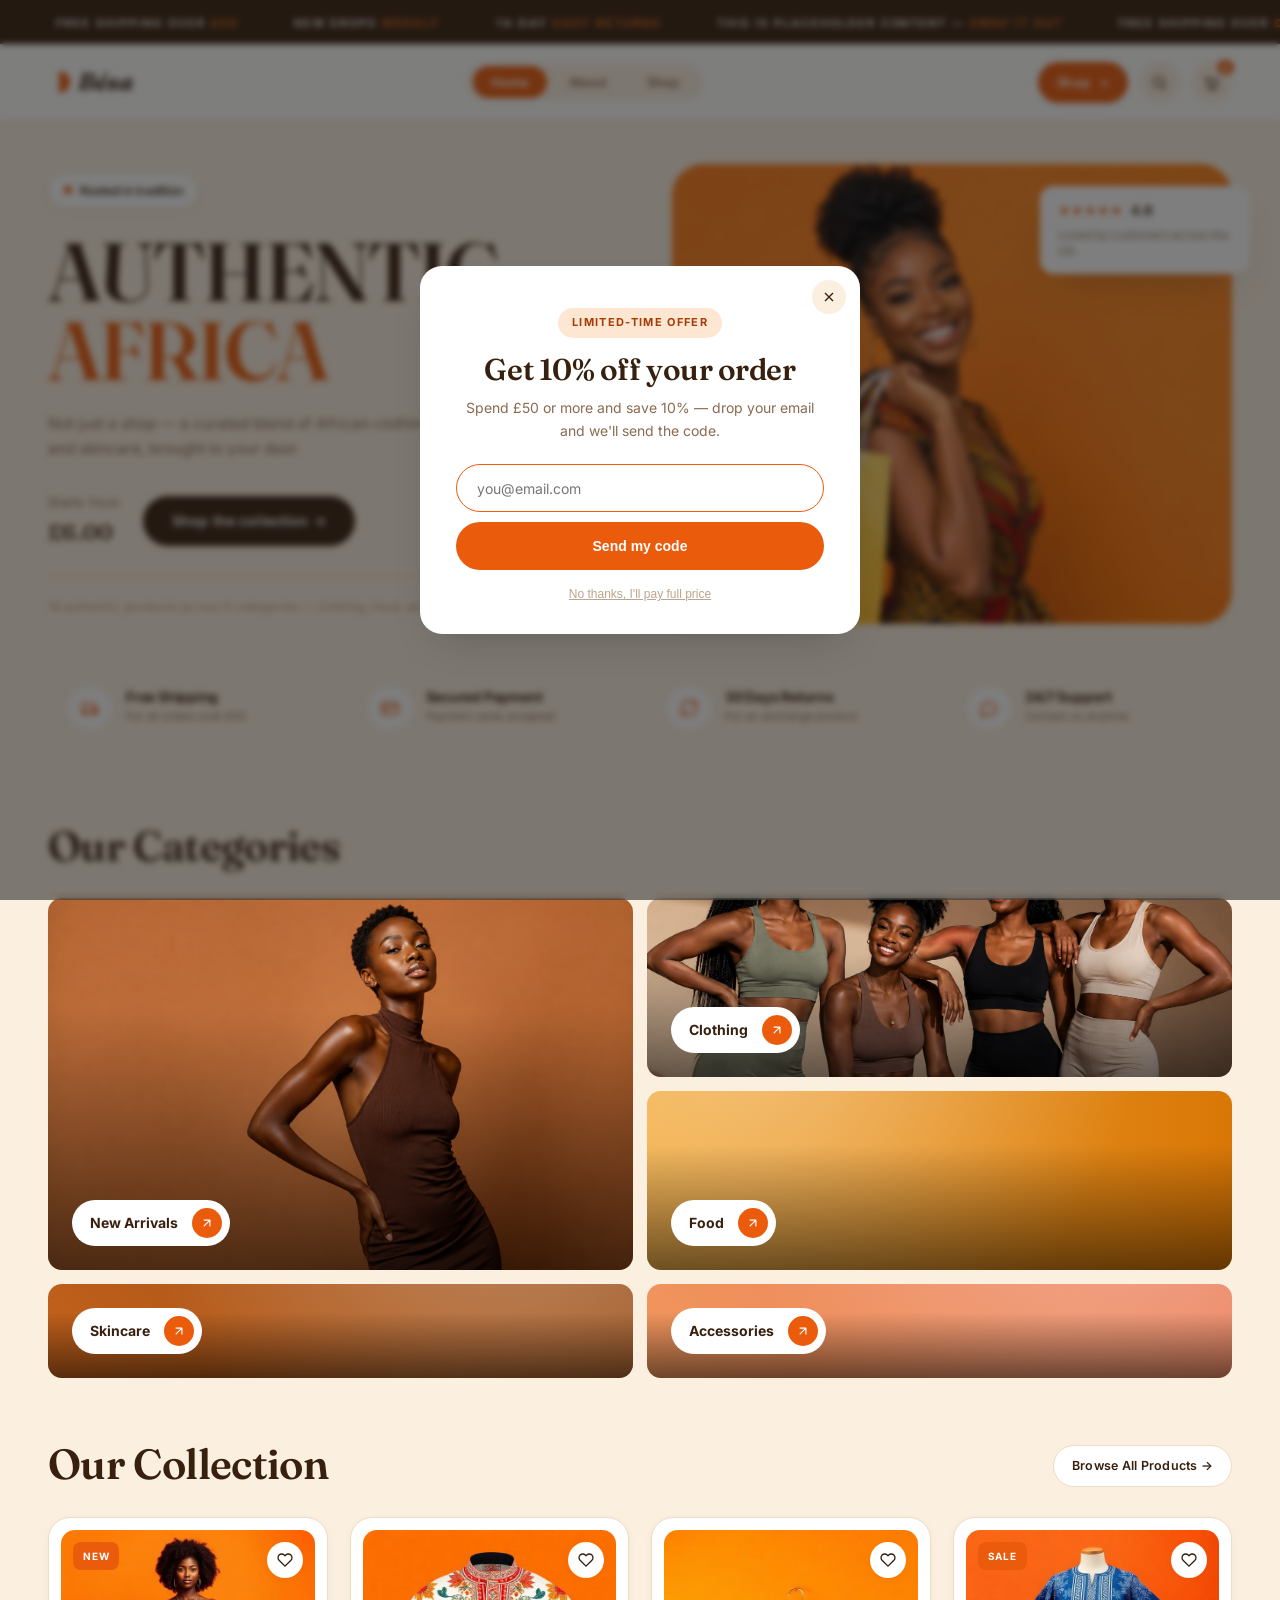
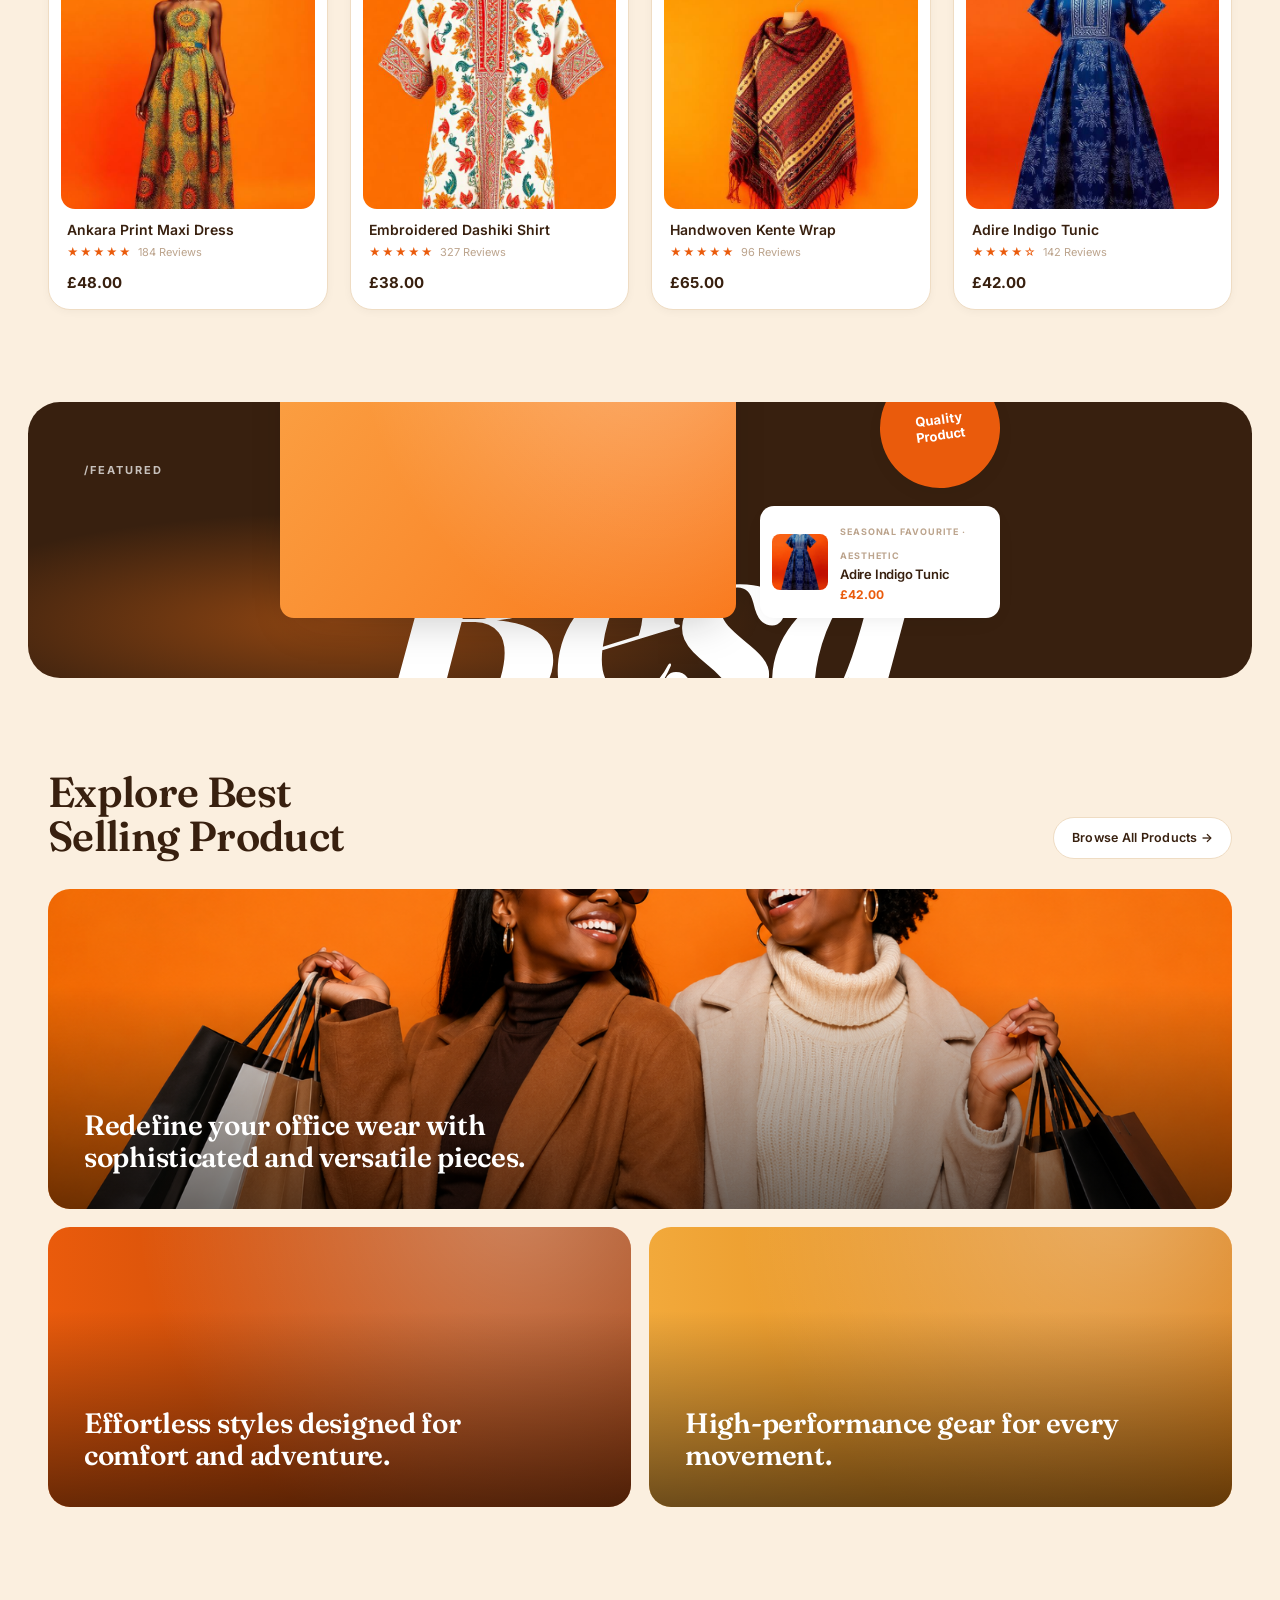
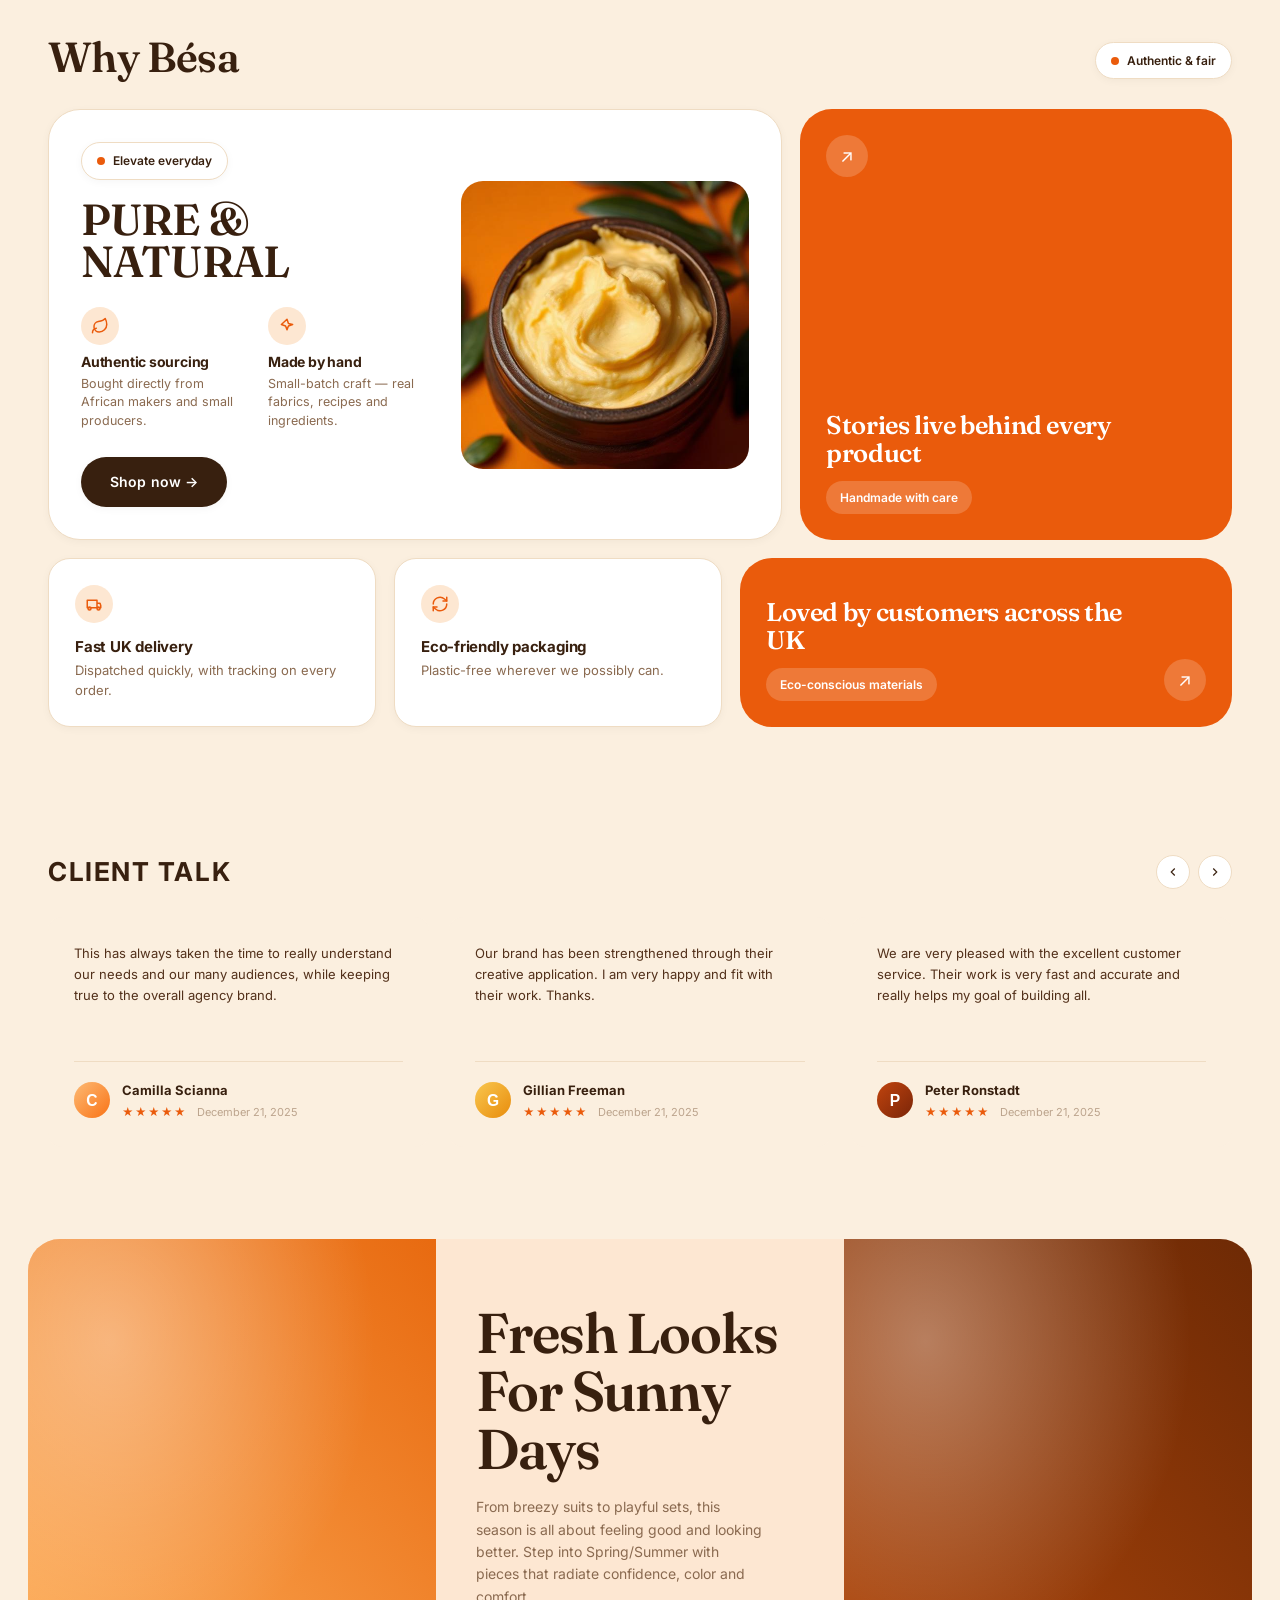
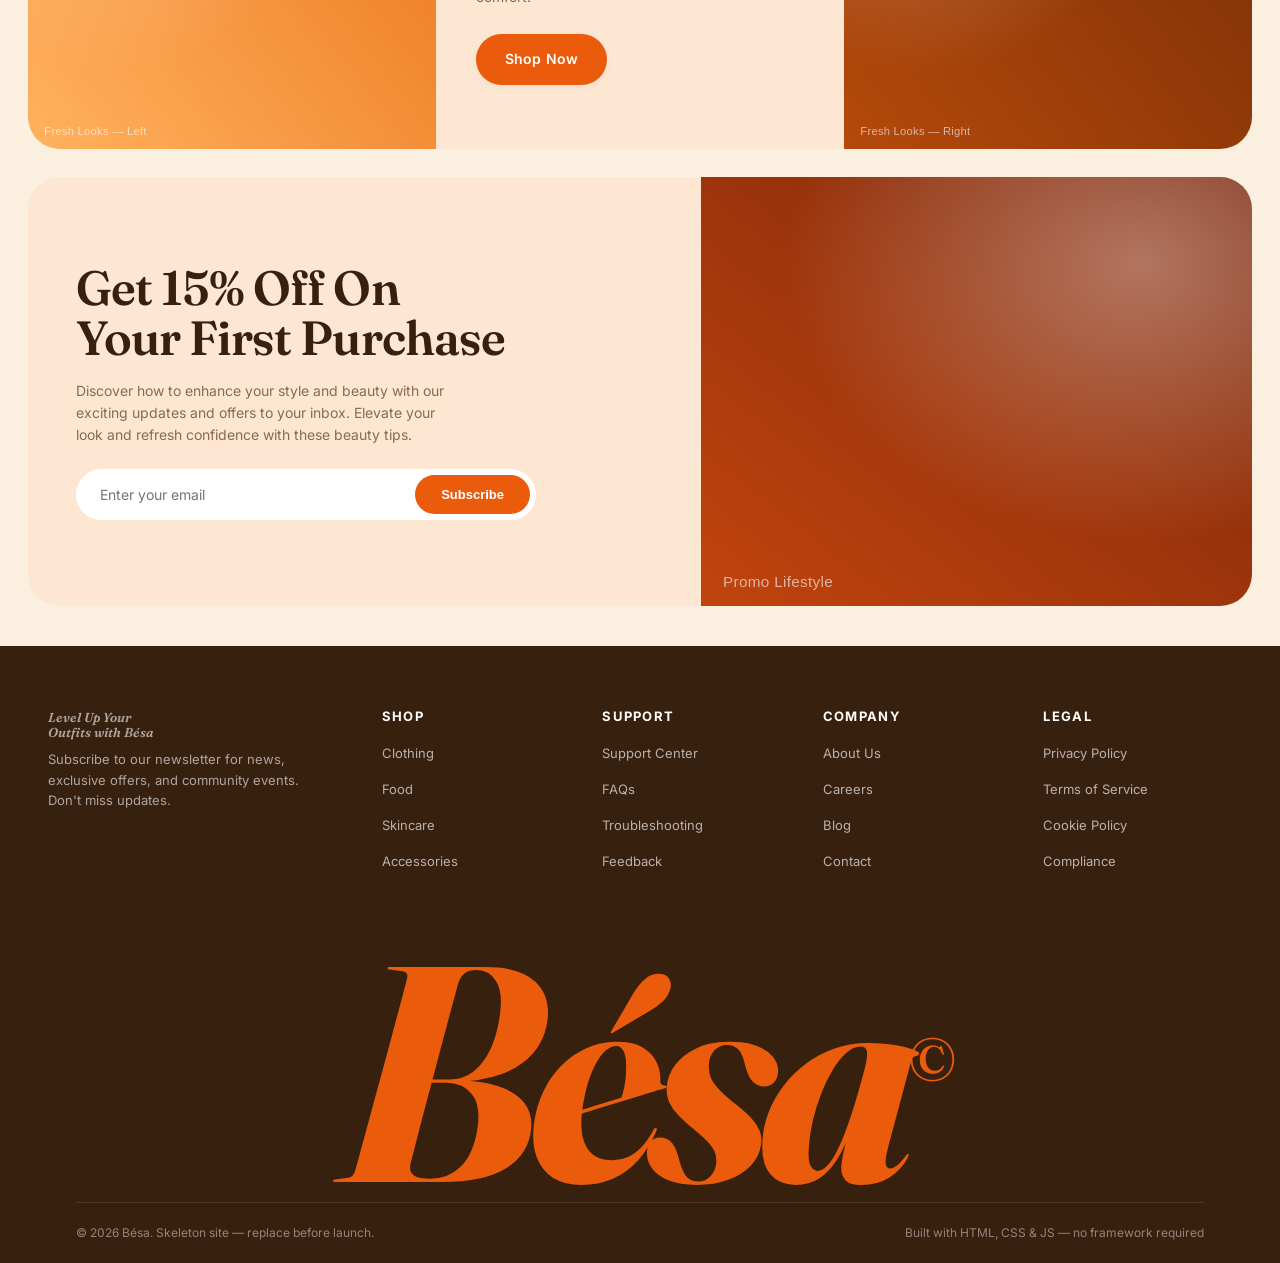
<file: index.html>
<!DOCTYPE html>
<html lang="en">
<head>
<meta charset="UTF-8">
<meta name="viewport" content="width=device-width, initial-scale=1.0">
<title>Bésa — vibrant goods, made to be replaced with a real catalog</title>
<meta name="description" content="Bésa is a skeleton storefront — swap the brand name and products for the real thing.">
<link rel="preconnect" href="https://fonts.googleapis.com">
<link rel="preconnect" href="https://fonts.gstatic.com" crossorigin>
<link href="https://fonts.googleapis.com/css2?family=Fraunces:ital,opsz,wght@0,9..144,500;0,9..144,600;0,9..144,700;0,9..144,800;1,9..144,500;1,9..144,600;1,9..144,700;1,9..144,800&family=Inter:wght@400;500;600;700&display=swap" rel="stylesheet">
<link rel="stylesheet" href="css/styles.css">
</head>
<body>
<div class="promo-overlay" data-promo-overlay role="dialog" aria-modal="true" aria-labelledby="promo-heading">
  <div class="promo-modal">
    <button class="promo-close" type="button" data-promo-close aria-label="Close promotional offer">
      <svg width="16" height="16" viewBox="0 0 24 24" fill="none" stroke="currentColor" stroke-width="2"><path d="M6 6l12 12M18 6 6 18"/></svg>
    </button>
    <span class="promo-badge">Limited-time offer</span>
    <h2 id="promo-heading">Get 10% off your order</h2>
    <p class="promo-sub">Spend £50 or more and save 10% — drop your email and we'll send the code.</p>
    <form class="promo-form" data-promo-form>
      <input type="email" required placeholder="you@email.com" aria-label="Email address">
      <button type="submit">Send my code</button>
    </form>
    <p class="promo-success" data-promo-success hidden>You're in — check your inbox for the code.</p>
    <button class="promo-dismiss" type="button" data-promo-dismiss>No thanks, I'll pay full price</button>
  </div>
</div>

<div class="marquee" aria-hidden="true">
  <div class="marquee__track">
    <span>Free shipping over <em>£50</em></span>
    <span>New drops <em>weekly</em></span>
    <span>14-day <em>easy returns</em></span>
    <span>This is placeholder content — <em>swap it out</em></span>
    <span>Free shipping over <em>£50</em></span>
    <span>New drops <em>weekly</em></span>
    <span>14-day <em>easy returns</em></span>
    <span>This is placeholder content — <em>swap it out</em></span>
  </div>
</div>

<header class="site-header">
  <div class="wrap">
    <a class="logo" href="index.html">Bésa</a>
    <ul class="nav-links">
      <li><a href="index.html" class="is-active">Home</a></li>
      <li><a href="about.html">About</a></li>
      <li><a href="shop.html">Shop</a></li>
    </ul>
    <div class="nav-actions">
      <a class="btn btn-primary header-cta" href="shop.html">Shop <span aria-hidden="true">+</span></a>
      <button class="icon-btn" type="button" aria-label="Search">
        <svg width="17" height="17" viewBox="0 0 24 24" fill="none" stroke="currentColor" stroke-width="2"><circle cx="11" cy="11" r="7"/><path d="m21 21-4.3-4.3"/></svg>
      </button>
      <a class="icon-btn" href="cart.html" aria-label="Cart">
        <svg width="17" height="17" viewBox="0 0 24 24" fill="none" stroke="currentColor" stroke-width="2"><path d="M3 4h2l2.4 12.4a2 2 0 0 0 2 1.6h7.2a2 2 0 0 0 2-1.6L21 8H6"/><circle cx="10" cy="21" r="1"/><circle cx="17" cy="21" r="1"/></svg>
        <span class="cart-count" data-cart-count>0</span>
      </a>
      <button class="nav-toggle" type="button" data-nav-toggle aria-label="Open menu">
        <svg width="18" height="18" viewBox="0 0 24 24" fill="none" stroke="currentColor" stroke-width="2"><path d="M3 6h18M3 12h18M3 18h18"/></svg>
      </button>
    </div>
  </div>
</header>

<div class="mobile-drawer" data-nav-drawer>
  <div class="drawer-top">
    <span class="logo">Bésa</span>
    <button class="icon-btn" type="button" data-nav-close aria-label="Close menu">
      <svg width="16" height="16" viewBox="0 0 24 24" fill="none" stroke="currentColor" stroke-width="2"><path d="M6 6l12 12M18 6 6 18"/></svg>
    </button>
  </div>
  <nav>
    <a href="index.html">Home</a>
    <a href="shop.html">Shop</a>
    <a href="cart.html">Cart</a>
    <a href="about.html">About</a>
  </nav>
</div>

<!-- HERO -->
<section class="hero">
  <div class="wrap">
    <div class="hero-text">
      <div class="hero-badge-row">
        <span class="pill-badge"><span class="dot"></span> Rooted in tradition</span>
      </div>
      <h1>AUTHENTIC<br><span class="highlight">AFRICA</span></h1>
      <p class="lead">Not just a shop — a curated blend of African clothing, food and skincare, brought to your door.</p>
      <div class="hero-buy">
        <span class="from">Starts from <strong>£6.00</strong></span>
        <a class="btn btn-flare" href="shop.html">Shop the collection →</a>
      </div>
      <p class="hero-note">16 authentic products across 4 categories — clothing, food, skincare &amp; accessories.</p>
    </div>
    <div class="hero-visual">
      <div class="hero-image">
        <img data-hero-image alt="Lifestyle" loading="eager">
      </div>
      <div class="hero-rating">
        <div class="stars">
          <span class="stars-inner">★★★★★</span>
          <span class="stars-label">4.8</span>
        </div>
        <p>Loved by customers across the UK.</p>
      </div>
      <div class="hero-card">
        <div class="hero-card-image">
          <img data-hero-card-image alt="">
        </div>
        <div class="meta">
          <h3>New in</h3>
          <span class="price">£48</span>
        </div>
      </div>
    </div>
  </div>
</section>

<!-- TRUST BADGES -->
<section class="trust-row">
  <div class="wrap">
    <div class="trust-grid">
      <div class="trust-card">
        <div class="trust-icon">
          <svg viewBox="0 0 24 24" fill="none" stroke="currentColor" stroke-width="2" stroke-linecap="round" stroke-linejoin="round"><path d="M3 7h13v10H3zM16 11h4l1 3v3h-5zM6 20a2 2 0 1 0 0-4 2 2 0 0 0 0 4ZM18 20a2 2 0 1 0 0-4 2 2 0 0 0 0 4Z"/></svg>
        </div>
        <div>
          <h4>Free Shipping</h4>
          <p>For all orders over £50</p>
        </div>
      </div>
      <div class="trust-card">
        <div class="trust-icon">
          <svg viewBox="0 0 24 24" fill="none" stroke="currentColor" stroke-width="2" stroke-linecap="round" stroke-linejoin="round"><rect x="2" y="6" width="20" height="13" rx="2"/><path d="M2 10h20M6 15h4"/></svg>
        </div>
        <div>
          <h4>Secured Payment</h4>
          <p>Payment cards accepted</p>
        </div>
      </div>
      <div class="trust-card">
        <div class="trust-icon">
          <svg viewBox="0 0 24 24" fill="none" stroke="currentColor" stroke-width="2" stroke-linecap="round" stroke-linejoin="round"><path d="M3 12a9 9 0 0 1 15-6.7L21 8"/><path d="M21 3v5h-5"/><path d="M21 12a9 9 0 0 1-15 6.7L3 16"/><path d="M3 21v-5h5"/></svg>
        </div>
        <div>
          <h4>30 Days Returns</h4>
          <p>For an exchange product</p>
        </div>
      </div>
      <div class="trust-card">
        <div class="trust-icon">
          <svg viewBox="0 0 24 24" fill="none" stroke="currentColor" stroke-width="2" stroke-linecap="round" stroke-linejoin="round"><path d="M21 11.5a8.5 8.5 0 0 1-8.5 8.5H6l-3 3v-3.6A8.5 8.5 0 1 1 21 11.5Z"/></svg>
        </div>
        <div>
          <h4>24/7 Support</h4>
          <p>Contact us anytime</p>
        </div>
      </div>
    </div>
  </div>
</section>

<!-- CATEGORIES -->
<section class="section" id="categories">
  <div class="wrap">
    <div class="section-head">
      <h2>Our Categories</h2>
    </div>
    <div class="cat-grid" id="category-grid"></div>
  </div>
</section>

<!-- COLLECTION -->
<section class="section" id="featured" style="padding-top:0">
  <div class="wrap">
    <div class="section-head">
      <h2>Our Collection</h2>
      <a class="section-link" href="shop.html">Browse All Products →</a>
    </div>
    <div class="product-grid" id="featured-grid"></div>
  </div>
</section>

<!-- FEATURED — yellow signature section -->
<section class="featured-section">
  <p class="featured-eyebrow">/Featured</p>
  <div class="featured-wordmark">Bésa</div>
  <div class="featured-content">
    <div class="featured-image">
      <img data-featured-image alt="Featured product" loading="lazy">
    </div>
    <div class="featured-side">
      <div class="featured-badge">Quality<br>Product</div>
      <div class="featured-product-card" data-featured-product-card>
        <div class="featured-product-card-img">
          <img data-fp-img alt="">
        </div>
        <div class="meta">
          <span class="tag">Seasonal favourite · Aesthetic</span>
          <h4 data-fp-name>—</h4>
          <span class="price" data-fp-price>—</span>
        </div>
      </div>
    </div>
  </div>
</section>

<!-- EXPLORE BEST SELLING — 1 big + 2 small -->
<section class="section">
  <div class="wrap">
    <div class="section-head">
      <h2>Explore Best<br>Selling Product</h2>
      <a class="section-link" href="shop.html">Browse All Products →</a>
    </div>
    <div class="best-grid">
      <div class="best-card">
        <img data-best-image alt="" loading="lazy">
        <p class="label">Redefine your office wear with sophisticated and versatile pieces.</p>
      </div>
      <div class="best-row-2">
        <div class="best-card">
          <img data-best-image alt="" loading="lazy">
          <p class="label">Effortless styles designed for comfort and adventure.</p>
        </div>
        <div class="best-card">
          <img data-best-image alt="" loading="lazy">
          <p class="label">High-performance gear for every movement.</p>
        </div>
      </div>
    </div>
  </div>
</section>

<!-- WHY BÉSA — feature bento -->
<section class="section">
  <div class="wrap">
    <div class="section-head">
      <h2>Why Bésa</h2>
      <span class="pill-badge"><span class="dot"></span> Authentic &amp; fair</span>
    </div>

    <div class="bento-top">
      <article class="feature-card">
        <div class="fc-left">
          <span class="pill-badge"><span class="dot"></span> Elevate everyday</span>
          <h3 class="feature-title">PURE &amp;<br>NATURAL</h3>
          <div class="feature-cols">
            <div class="feature-col">
              <span class="feature-ico"><svg viewBox="0 0 24 24" fill="none" stroke="currentColor" stroke-width="2" stroke-linecap="round" stroke-linejoin="round"><path d="M11 20A7 7 0 0 1 9.8 6.1C15.5 5 17 4.48 19 2c1 2 2 4.18 2 8 0 5.5-4.78 10-10 10Z"/><path d="M2 21c0-3 1.85-5.36 5.08-6"/></svg></span>
              <h4>Authentic sourcing</h4>
              <p>Bought directly from African makers and small producers.</p>
            </div>
            <div class="feature-col">
              <span class="feature-ico"><svg viewBox="0 0 24 24" fill="none" stroke="currentColor" stroke-width="2" stroke-linecap="round" stroke-linejoin="round"><path d="M12 3l1.9 5.6L19.5 10l-5.6 1.9L12 17l-1.9-5.1L4.5 10z"/></svg></span>
              <h4>Made by hand</h4>
              <p>Small-batch craft — real fabrics, recipes and ingredients.</p>
            </div>
          </div>
          <a class="btn btn-flare" href="shop.html">Shop now →</a>
        </div>
        <div class="feature-media">
          <img src="images/products/products/shea-butter.jpg" alt="Raw shea butter" loading="lazy">
        </div>
      </article>

      <article class="blue-card">
        <span class="arrow-pill" aria-hidden="true">↗</span>
        <div class="blue-card-body">
          <h3>Stories live behind every product</h3>
          <span class="chip">Handmade with care</span>
        </div>
      </article>
    </div>

    <div class="bento-row">
      <article class="mini-card">
        <span class="mini-ico"><svg viewBox="0 0 24 24" fill="none" stroke="currentColor" stroke-width="2" stroke-linecap="round" stroke-linejoin="round"><path d="M3 7h13v10H3zM16 11h4l1 3v3h-5zM6 20a2 2 0 1 0 0-4 2 2 0 0 0 0 4ZM18 20a2 2 0 1 0 0-4 2 2 0 0 0 0 4Z"/></svg></span>
        <h4>Fast UK delivery</h4>
        <p>Dispatched quickly, with tracking on every order.</p>
      </article>
      <article class="mini-card">
        <span class="mini-ico"><svg viewBox="0 0 24 24" fill="none" stroke="currentColor" stroke-width="2" stroke-linecap="round" stroke-linejoin="round"><path d="M3 12a9 9 0 0 1 15-6.7L21 8"/><path d="M21 3v5h-5"/><path d="M21 12a9 9 0 0 1-15 6.7L3 16"/><path d="M3 21v-5h5"/></svg></span>
        <h4>Eco-friendly packaging</h4>
        <p>Plastic-free wherever we possibly can.</p>
      </article>
      <article class="blue-card wide">
        <div class="blue-card-body">
          <h3>Loved by customers across the UK</h3>
          <span class="chip">Eco-conscious materials</span>
        </div>
        <span class="arrow-pill" aria-hidden="true">↗</span>
      </article>
    </div>
  </div>
</section>

<!-- TESTIMONIALS -->
<section class="section">
  <div class="wrap">
    <div class="testimonial-head">
      <h2>Client Talk</h2>
      <div class="testimonial-nav">
        <button type="button" aria-label="Previous">
          <svg width="14" height="14" viewBox="0 0 24 24" fill="none" stroke="currentColor" stroke-width="2"><path d="m15 18-6-6 6-6"/></svg>
        </button>
        <button type="button" aria-label="Next">
          <svg width="14" height="14" viewBox="0 0 24 24" fill="none" stroke="currentColor" stroke-width="2"><path d="m9 18 6-6-6-6"/></svg>
        </button>
      </div>
    </div>
    <div class="testimonial-grid" id="testimonial-grid"></div>
  </div>
</section>

<!-- FRESH LOOKS -->
<section>
  <div class="fresh-looks">
    <div class="img-wrap"><img data-img-fresh alt="" loading="lazy"></div>
    <div class="copy">
      <h2>Fresh Looks<br>For Sunny Days</h2>
      <p>From breezy suits to playful sets, this season is all about feeling good and looking better. Step into Spring/Summer with pieces that radiate confidence, color and comfort.</p>
      <a class="btn btn-flare" href="shop.html">Shop Now</a>
    </div>
    <div class="img-wrap"><img data-img-fresh-2 alt="" loading="lazy"></div>
  </div>
</section>

<!-- 15% OFF CTA -->
<section>
  <div class="cta-section">
    <div class="cta-copy">
      <h2>Get 15% Off On<br>Your First Purchase</h2>
      <p>Discover how to enhance your style and beauty with our exciting updates and offers to your inbox. Elevate your look and refresh confidence with these beauty tips.</p>
      <form class="banner-form" data-newsletter-form>
        <input type="email" required placeholder="Enter your email" aria-label="Email address">
        <button type="submit">Subscribe</button>
      </form>
    </div>
    <div class="cta-image">
      <img data-img-promo alt="" loading="lazy">
    </div>
  </div>
</section>

<footer class="site-footer">
  <div class="wrap">
    <div class="footer-grid">
      <div>
        <p class="footer-tagline">Level Up Your<br>Outfits with Bésa</p>
        <p>Subscribe to our newsletter for news, exclusive offers, and community events. Don't miss updates.</p>
      </div>
      <div>
        <h4>Shop</h4>
        <ul class="footer-links">
          <li><a href="shop.html?category=Clothing">Clothing</a></li>
          <li><a href="shop.html?category=Food">Food</a></li>
          <li><a href="shop.html?category=Skincare">Skincare</a></li>
          <li><a href="shop.html?category=Accessories">Accessories</a></li>
        </ul>
      </div>
      <div>
        <h4>Support</h4>
        <ul class="footer-links">
          <li><a href="#">Support Center</a></li>
          <li><a href="#">FAQs</a></li>
          <li><a href="#">Troubleshooting</a></li>
          <li><a href="#">Feedback</a></li>
        </ul>
      </div>
      <div>
        <h4>Company</h4>
        <ul class="footer-links">
          <li><a href="about.html">About Us</a></li>
          <li><a href="#">Careers</a></li>
          <li><a href="#">Blog</a></li>
          <li><a href="#">Contact</a></li>
        </ul>
      </div>
      <div>
        <h4>Legal</h4>
        <ul class="footer-links">
          <li><a href="#">Privacy Policy</a></li>
          <li><a href="#">Terms of Service</a></li>
          <li><a href="#">Cookie Policy</a></li>
          <li><a href="#">Compliance</a></li>
        </ul>
      </div>
    </div>
    <div class="footer-wordmark">Bésa<sup>©</sup></div>
    <div class="wrap">
      <div class="footer-bottom">
        <span>© 2026 Bésa. Skeleton site — replace before launch.</span>
        <span>Built with HTML, CSS &amp; JS — no framework required</span>
      </div>
    </div>
  </div>
</footer>

<script src="js/products.js"></script>
<script src="js/cart.js"></script>
<script src="js/main.js"></script>
</body>
</html>
</file>
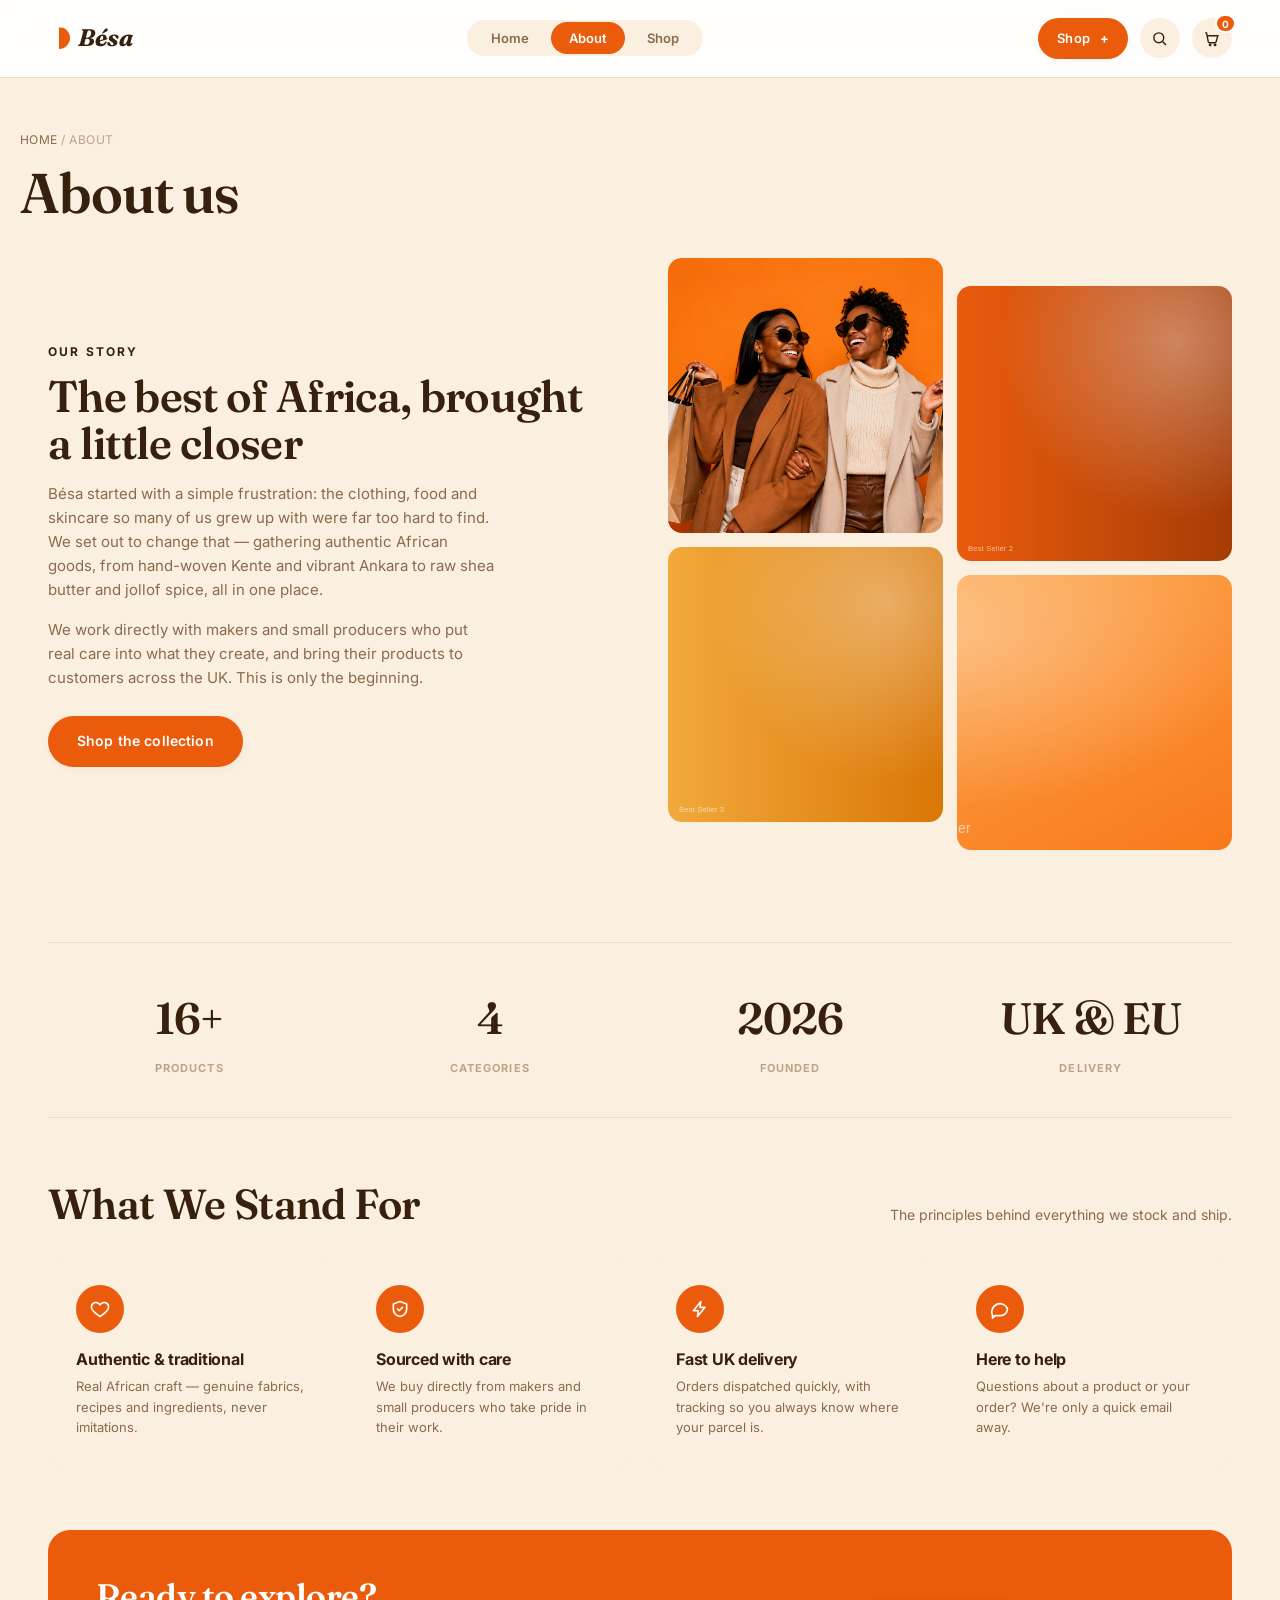
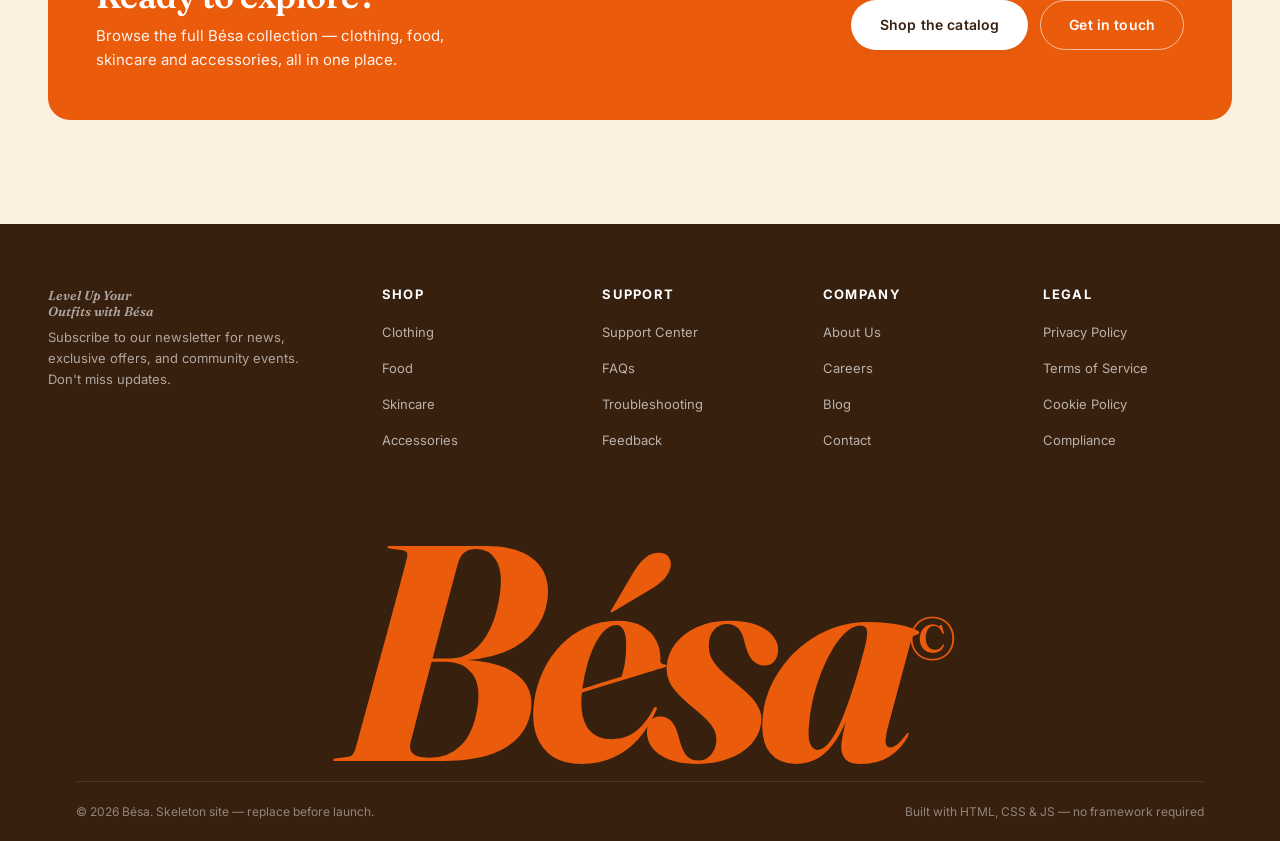
<file: about.html>
<!DOCTYPE html>
<html lang="en">
<head>
<meta charset="UTF-8">
<meta name="viewport" content="width=device-width, initial-scale=1.0">
<title>About — Bésa</title>
<meta name="description" content="The story behind Bésa — bringing authentic African clothing, food and skincare to the UK.">
<link rel="preconnect" href="https://fonts.googleapis.com">
<link rel="preconnect" href="https://fonts.gstatic.com" crossorigin>
<link href="https://fonts.googleapis.com/css2?family=Fraunces:ital,opsz,wght@0,9..144,500;0,9..144,600;0,9..144,700;0,9..144,800;1,9..144,500;1,9..144,600;1,9..144,700;1,9..144,800&family=Inter:wght@400;500;600;700&display=swap" rel="stylesheet">
<link rel="stylesheet" href="css/styles.css">
</head>
<body>
<div class="promo-overlay" data-promo-overlay role="dialog" aria-modal="true" aria-labelledby="promo-heading">
  <div class="promo-modal">
    <button class="promo-close" type="button" data-promo-close aria-label="Close promotional offer">
      <svg width="16" height="16" viewBox="0 0 24 24" fill="none" stroke="currentColor" stroke-width="2"><path d="M6 6l12 12M18 6 6 18"/></svg>
    </button>
    <span class="promo-badge">Limited-time offer</span>
    <h2 id="promo-heading">Get 10% off your order</h2>
    <p class="promo-sub">Spend £50 or more and save 10% — drop your email and we'll send the code.</p>
    <form class="promo-form" data-promo-form>
      <input type="email" required placeholder="you@email.com" aria-label="Email address">
      <button type="submit">Send my code</button>
    </form>
    <p class="promo-success" data-promo-success hidden>You're in — check your inbox for the code.</p>
    <button class="promo-dismiss" type="button" data-promo-dismiss>No thanks, I'll pay full price</button>
  </div>
</div>

<header class="site-header">
  <div class="wrap">
    <a class="logo" href="index.html">Bésa</a>
    <ul class="nav-links">
      <li><a href="index.html">Home</a></li>
      <li><a href="about.html" class="is-active">About</a></li>
      <li><a href="shop.html">Shop</a></li>
    </ul>
    <div class="nav-actions">
      <a class="btn btn-primary header-cta" href="shop.html">Shop <span aria-hidden="true">+</span></a>
      <button class="icon-btn" type="button" aria-label="Search">
        <svg width="17" height="17" viewBox="0 0 24 24" fill="none" stroke="currentColor" stroke-width="2"><circle cx="11" cy="11" r="7"/><path d="m21 21-4.3-4.3"/></svg>
      </button>
      <a class="icon-btn" href="cart.html" aria-label="Cart">
        <svg width="17" height="17" viewBox="0 0 24 24" fill="none" stroke="currentColor" stroke-width="2"><path d="M3 4h2l2.4 12.4a2 2 0 0 0 2 1.6h7.2a2 2 0 0 0 2-1.6L21 8H6"/><circle cx="10" cy="21" r="1"/><circle cx="17" cy="21" r="1"/></svg>
        <span class="cart-count" data-cart-count>0</span>
      </a>
      <button class="nav-toggle" type="button" data-nav-toggle aria-label="Open menu">
        <svg width="18" height="18" viewBox="0 0 24 24" fill="none" stroke="currentColor" stroke-width="2"><path d="M3 6h18M3 12h18M3 18h18"/></svg>
      </button>
    </div>
  </div>
</header>

<div class="mobile-drawer" data-nav-drawer>
  <div class="drawer-top">
    <span class="logo">Bésa</span>
    <button class="icon-btn" type="button" data-nav-close aria-label="Close menu">
      <svg width="16" height="16" viewBox="0 0 24 24" fill="none" stroke="currentColor" stroke-width="2"><path d="M6 6l12 12M18 6 6 18"/></svg>
    </button>
  </div>
  <nav>
    <a href="index.html">Home</a>
    <a href="shop.html">Shop</a>
    <a href="cart.html">Cart</a>
    <a href="about.html">About</a>
  </nav>
</div>

<div class="wrap page-head">
  <p class="breadcrumb"><a href="index.html">Home</a> / About</p>
  <h1>About us</h1>
</div>

<!-- Story / intro — draft copy for Bésa; confirm details with the client. -->
<section class="section" style="padding-top:24px">
  <div class="wrap">
    <div class="split">
      <div>
        <p class="eyebrow">Our story</p>
        <h2>The best of Africa, brought a little closer</h2>
        <p class="lead">Bésa started with a simple frustration: the clothing, food and skincare so many of us grew up with were far too hard to find. We set out to change that — gathering authentic African goods, from hand-woven Kente and vibrant Ankara to raw shea butter and jollof spice, all in one place.</p>
        <p class="lead">We work directly with makers and small producers who put real care into what they create, and bring their products to customers across the UK. This is only the beginning.</p>
        <a class="btn btn-flare" href="shop.html">Shop the collection</a>
      </div>
      <div class="split-visual" aria-hidden="true">
        <div class="block" data-about-block></div>
        <div class="block" data-about-block></div>
        <div class="block" data-about-block></div>
        <div class="block" data-about-block></div>
      </div>
    </div>
  </div>
</section>

<!-- Stats — update these as the real catalog and numbers grow -->
<section class="wrap">
  <div class="stats-row">
    <div class="stat">
      <p class="stat-number">16+</p>
      <p class="stat-label">Products</p>
    </div>
    <div class="stat">
      <p class="stat-number">4</p>
      <p class="stat-label">Categories</p>
    </div>
    <div class="stat">
      <p class="stat-number">2026</p>
      <p class="stat-label">Founded</p>
    </div>
    <div class="stat">
      <p class="stat-number">UK &amp; EU</p>
      <p class="stat-label">Delivery</p>
    </div>
  </div>
</section>

<!-- Values — what Bésa stands for -->
<section class="section">
  <div class="wrap">
    <div class="section-head">
      <h2>What We Stand For</h2>
      <p>The principles behind everything we stock and ship.</p>
    </div>
    <div class="value-grid">
      <div class="value-card">
        <div class="icon-circle">
          <svg viewBox="0 0 24 24" fill="none" stroke="currentColor" stroke-width="2" stroke-linecap="round" stroke-linejoin="round"><path d="M12 21s-7-4.35-9.5-8.5C.5 8 3 4 7 4c2 0 3.5 1 5 3 1.5-2 3-3 5-3 4 0 6.5 4 4.5 8.5C19 16.65 12 21 12 21Z"/></svg>
        </div>
        <h3>Authentic &amp; traditional</h3>
        <p>Real African craft — genuine fabrics, recipes and ingredients, never imitations.</p>
      </div>
      <div class="value-card">
        <div class="icon-circle">
          <svg viewBox="0 0 24 24" fill="none" stroke="currentColor" stroke-width="2" stroke-linecap="round" stroke-linejoin="round"><path d="m12 3 8 3v6c0 5-3.5 8-8 9-4.5-1-8-4-8-9V6l8-3Z"/><path d="m9 12 2 2 4-4"/></svg>
        </div>
        <h3>Sourced with care</h3>
        <p>We buy directly from makers and small producers who take pride in their work.</p>
      </div>
      <div class="value-card">
        <div class="icon-circle">
          <svg viewBox="0 0 24 24" fill="none" stroke="currentColor" stroke-width="2" stroke-linecap="round" stroke-linejoin="round"><path d="M13 3 4 14h6l-1 7 9-11h-6l1-7Z"/></svg>
        </div>
        <h3>Fast UK delivery</h3>
        <p>Orders dispatched quickly, with tracking so you always know where your parcel is.</p>
      </div>
      <div class="value-card">
        <div class="icon-circle">
          <svg viewBox="0 0 24 24" fill="none" stroke="currentColor" stroke-width="2" stroke-linecap="round" stroke-linejoin="round"><path d="M21 11.5a8.5 8.5 0 0 1-8.5 8.5H6l-3 3v-3.6A8.5 8.5 0 1 1 21 11.5Z"/></svg>
        </div>
        <h3>Here to help</h3>
        <p>Questions about a product or your order? We're only a quick email away.</p>
      </div>
    </div>
  </div>
</section>

<section class="section" style="padding-top:0">
  <div class="wrap">
    <div class="banner">
      <div>
        <h2>Ready to explore?</h2>
        <p>Browse the full Bésa collection — clothing, food, skincare and accessories, all in one place.</p>
      </div>
      <div class="banner-actions">
        <a class="btn btn-flare" href="shop.html" style="background:var(--white);color:var(--ink);">Shop the catalog</a>
        <a class="btn btn-ghost-light" href="mailto:hello@example.com">Get in touch</a>
      </div>
    </div>
  </div>
</section>

<footer class="site-footer">
  <div class="wrap">
    <div class="footer-grid">
      <div>
        <p class="footer-tagline">Level Up Your<br>Outfits with Bésa</p>
        <p>Subscribe to our newsletter for news, exclusive offers, and community events. Don't miss updates.</p>
      </div>
      <div>
        <h4>Shop</h4>
        <ul class="footer-links">
          <li><a href="shop.html?category=Clothing">Clothing</a></li>
          <li><a href="shop.html?category=Food">Food</a></li>
          <li><a href="shop.html?category=Skincare">Skincare</a></li>
          <li><a href="shop.html?category=Accessories">Accessories</a></li>
        </ul>
      </div>
      <div>
        <h4>Support</h4>
        <ul class="footer-links">
          <li><a href="#">Support Center</a></li>
          <li><a href="#">FAQs</a></li>
          <li><a href="#">Troubleshooting</a></li>
          <li><a href="#">Feedback</a></li>
        </ul>
      </div>
      <div>
        <h4>Company</h4>
        <ul class="footer-links">
          <li><a href="about.html">About Us</a></li>
          <li><a href="#">Careers</a></li>
          <li><a href="#">Blog</a></li>
          <li><a href="#">Contact</a></li>
        </ul>
      </div>
      <div>
        <h4>Legal</h4>
        <ul class="footer-links">
          <li><a href="#">Privacy Policy</a></li>
          <li><a href="#">Terms of Service</a></li>
          <li><a href="#">Cookie Policy</a></li>
          <li><a href="#">Compliance</a></li>
        </ul>
      </div>
    </div>
    <div class="footer-wordmark">Bésa<sup>©</sup></div>
    <div class="wrap">
      <div class="footer-bottom">
        <span>© 2026 Bésa. Skeleton site — replace before launch.</span>
        <span>Built with HTML, CSS &amp; JS — no framework required</span>
      </div>
    </div>
  </div>
</footer>

<script src="js/products.js"></script>
<script src="js/cart.js"></script>
<script src="js/main.js"></script>
</body>
</html>
</file>
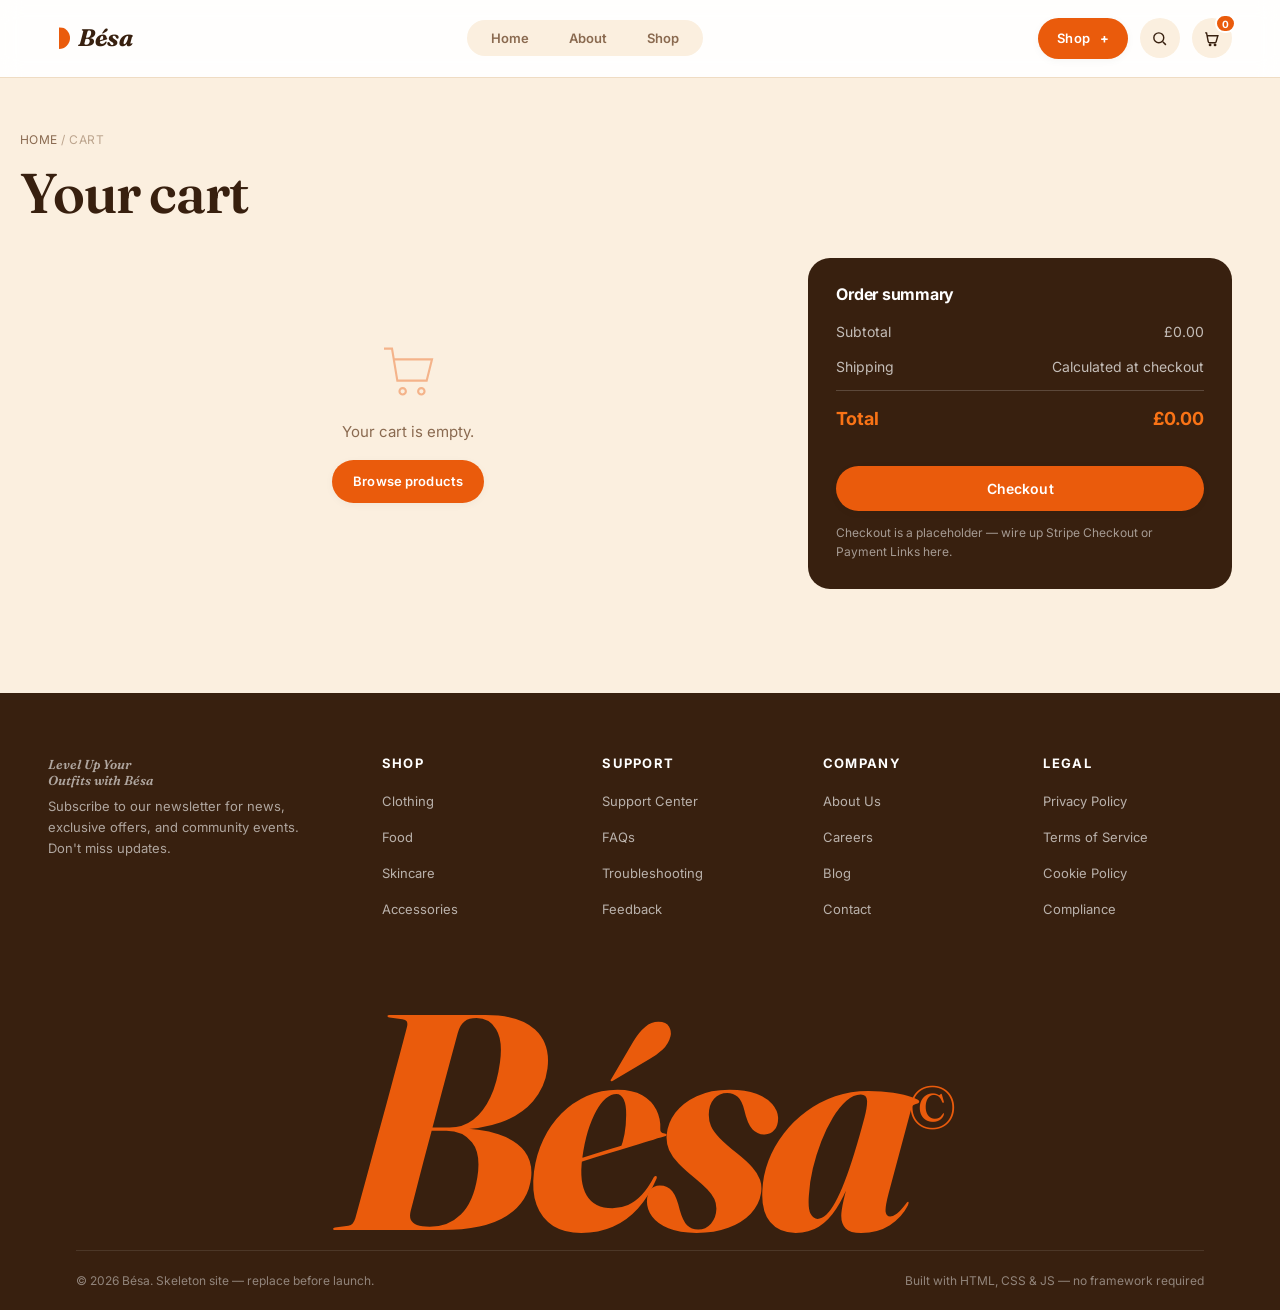
<file: cart.html>
<!DOCTYPE html>
<html lang="en">
<head>
<meta charset="UTF-8">
<meta name="viewport" content="width=device-width, initial-scale=1.0">
<title>Cart — Bésa</title>
<link rel="preconnect" href="https://fonts.googleapis.com">
<link rel="preconnect" href="https://fonts.gstatic.com" crossorigin>
<link href="https://fonts.googleapis.com/css2?family=Fraunces:ital,opsz,wght@0,9..144,500;0,9..144,600;0,9..144,700;0,9..144,800;1,9..144,500;1,9..144,600;1,9..144,700;1,9..144,800&family=Inter:wght@400;500;600;700&display=swap" rel="stylesheet">
<link rel="stylesheet" href="css/styles.css">
</head>
<body>
<div class="promo-overlay" data-promo-overlay role="dialog" aria-modal="true" aria-labelledby="promo-heading">
  <div class="promo-modal">
    <button class="promo-close" type="button" data-promo-close aria-label="Close promotional offer">
      <svg width="16" height="16" viewBox="0 0 24 24" fill="none" stroke="currentColor" stroke-width="2"><path d="M6 6l12 12M18 6 6 18"/></svg>
    </button>
    <span class="promo-badge">Limited-time offer</span>
    <h2 id="promo-heading">Get 10% off your order</h2>
    <p class="promo-sub">Spend £50 or more and save 10% — drop your email and we'll send the code.</p>
    <form class="promo-form" data-promo-form>
      <input type="email" required placeholder="you@email.com" aria-label="Email address">
      <button type="submit">Send my code</button>
    </form>
    <p class="promo-success" data-promo-success hidden>You're in — check your inbox for the code.</p>
    <button class="promo-dismiss" type="button" data-promo-dismiss>No thanks, I'll pay full price</button>
  </div>
</div>

<header class="site-header">
  <div class="wrap">
    <a class="logo" href="index.html">Bésa</a>
    <ul class="nav-links">
      <li><a href="index.html">Home</a></li>
      <li><a href="about.html">About</a></li>
      <li><a href="shop.html">Shop</a></li>
    </ul>
    <div class="nav-actions">
      <a class="btn btn-primary header-cta" href="shop.html">Shop <span aria-hidden="true">+</span></a>
      <button class="icon-btn" type="button" aria-label="Search">
        <svg width="17" height="17" viewBox="0 0 24 24" fill="none" stroke="currentColor" stroke-width="2"><circle cx="11" cy="11" r="7"/><path d="m21 21-4.3-4.3"/></svg>
      </button>
      <a class="icon-btn" href="cart.html" aria-label="Cart">
        <svg width="17" height="17" viewBox="0 0 24 24" fill="none" stroke="currentColor" stroke-width="2"><path d="M3 4h2l2.4 12.4a2 2 0 0 0 2 1.6h7.2a2 2 0 0 0 2-1.6L21 8H6"/><circle cx="10" cy="21" r="1"/><circle cx="17" cy="21" r="1"/></svg>
        <span class="cart-count" data-cart-count>0</span>
      </a>
      <button class="nav-toggle" type="button" data-nav-toggle aria-label="Open menu">
        <svg width="18" height="18" viewBox="0 0 24 24" fill="none" stroke="currentColor" stroke-width="2"><path d="M3 6h18M3 12h18M3 18h18"/></svg>
      </button>
    </div>
  </div>
</header>

<div class="mobile-drawer" data-nav-drawer>
  <div class="drawer-top">
    <span class="logo">Bésa</span>
    <button class="icon-btn" type="button" data-nav-close aria-label="Close menu">
      <svg width="16" height="16" viewBox="0 0 24 24" fill="none" stroke="currentColor" stroke-width="2"><path d="M6 6l12 12M18 6 6 18"/></svg>
    </button>
  </div>
  <nav>
    <a href="index.html">Home</a>
    <a href="shop.html">Shop</a>
    <a href="cart.html">Cart</a>
    <a href="about.html">About</a>
  </nav>
</div>

<div class="wrap page-head">
  <p class="breadcrumb"><a href="index.html">Home</a> / Cart</p>
  <h1>Your cart</h1>
</div>

<section class="section" style="padding-top:24px">
  <div class="wrap">
    <div class="cart-layout">
      <div id="cart-lines"></div>
      <div class="summary-card">
        <h3 style="font-size:16px;margin-bottom:18px">Order summary</h3>
        <div class="summary-row">
          <span>Subtotal</span>
          <span id="summary-subtotal">£0.00</span>
        </div>
        <div class="summary-row">
          <span>Shipping</span>
          <span>Calculated at checkout</span>
        </div>
        <div class="summary-row total">
          <span>Total</span>
          <span id="summary-total">£0.00</span>
        </div>
        <button class="btn btn-flare btn-block" style="margin-top:20px" id="checkout-btn">Checkout</button>
        <p style="font-size:12px;color:rgba(255,255,255,0.55);margin-top:12px">Checkout is a placeholder — wire up Stripe Checkout or Payment Links here.</p>
      </div>
    </div>
  </div>
</section>

<footer class="site-footer">
  <div class="wrap">
    <div class="footer-grid">
      <div>
        <p class="footer-tagline">Level Up Your<br>Outfits with Bésa</p>
        <p>Subscribe to our newsletter for news, exclusive offers, and community events. Don't miss updates.</p>
      </div>
      <div>
        <h4>Shop</h4>
        <ul class="footer-links">
          <li><a href="shop.html?category=Clothing">Clothing</a></li>
          <li><a href="shop.html?category=Food">Food</a></li>
          <li><a href="shop.html?category=Skincare">Skincare</a></li>
          <li><a href="shop.html?category=Accessories">Accessories</a></li>
        </ul>
      </div>
      <div>
        <h4>Support</h4>
        <ul class="footer-links">
          <li><a href="#">Support Center</a></li>
          <li><a href="#">FAQs</a></li>
          <li><a href="#">Troubleshooting</a></li>
          <li><a href="#">Feedback</a></li>
        </ul>
      </div>
      <div>
        <h4>Company</h4>
        <ul class="footer-links">
          <li><a href="about.html">About Us</a></li>
          <li><a href="#">Careers</a></li>
          <li><a href="#">Blog</a></li>
          <li><a href="#">Contact</a></li>
        </ul>
      </div>
      <div>
        <h4>Legal</h4>
        <ul class="footer-links">
          <li><a href="#">Privacy Policy</a></li>
          <li><a href="#">Terms of Service</a></li>
          <li><a href="#">Cookie Policy</a></li>
          <li><a href="#">Compliance</a></li>
        </ul>
      </div>
    </div>
    <div class="footer-wordmark">Bésa<sup>©</sup></div>
    <div class="wrap">
      <div class="footer-bottom">
        <span>© 2026 Bésa. Skeleton site — replace before launch.</span>
        <span>Built with HTML, CSS &amp; JS — no framework required</span>
      </div>
    </div>
  </div>
</footer>

<script src="js/products.js"></script>
<script src="js/cart.js"></script>
<script src="js/main.js"></script>
</body>
</html>
</file>
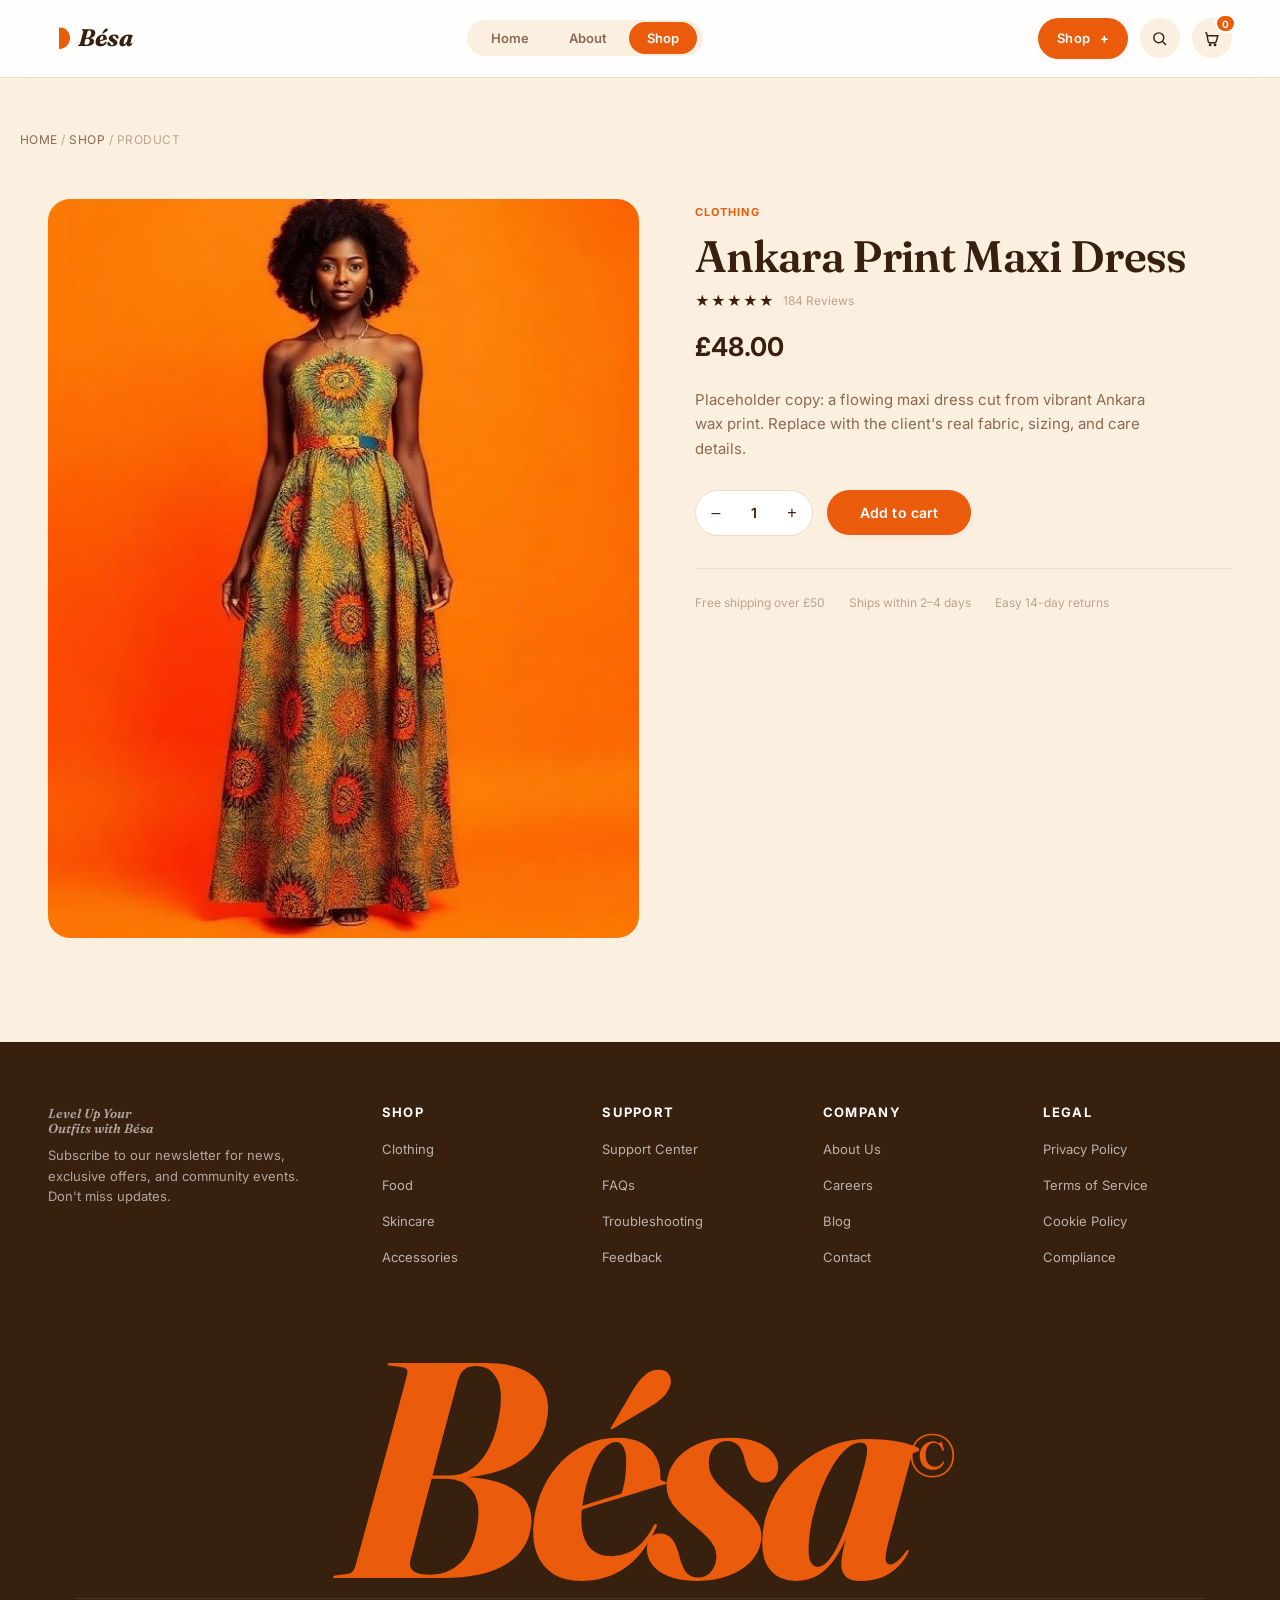
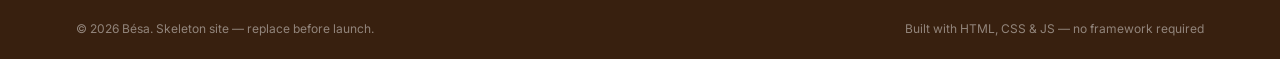
<file: product.html>
<!DOCTYPE html>
<html lang="en">
<head>
<meta charset="UTF-8">
<meta name="viewport" content="width=device-width, initial-scale=1.0">
<title>Product — Bésa</title>
<meta name="description" content="Product details — Bésa.">
<link rel="preconnect" href="https://fonts.googleapis.com">
<link rel="preconnect" href="https://fonts.gstatic.com" crossorigin>
<link href="https://fonts.googleapis.com/css2?family=Fraunces:ital,opsz,wght@0,9..144,500;0,9..144,600;0,9..144,700;0,9..144,800;1,9..144,500;1,9..144,600;1,9..144,700;1,9..144,800&family=Inter:wght@400;500;600;700&display=swap" rel="stylesheet">
<link rel="stylesheet" href="css/styles.css">
</head>
<body>
<div class="promo-overlay" data-promo-overlay role="dialog" aria-modal="true" aria-labelledby="promo-heading">
  <div class="promo-modal">
    <button class="promo-close" type="button" data-promo-close aria-label="Close promotional offer">
      <svg width="16" height="16" viewBox="0 0 24 24" fill="none" stroke="currentColor" stroke-width="2"><path d="M6 6l12 12M18 6 6 18"/></svg>
    </button>
    <span class="promo-badge">Limited-time offer</span>
    <h2 id="promo-heading">Get 10% off your order</h2>
    <p class="promo-sub">Spend £50 or more and save 10% — drop your email and we'll send the code.</p>
    <form class="promo-form" data-promo-form>
      <input type="email" required placeholder="you@email.com" aria-label="Email address">
      <button type="submit">Send my code</button>
    </form>
    <p class="promo-success" data-promo-success hidden>You're in — check your inbox for the code.</p>
    <button class="promo-dismiss" type="button" data-promo-dismiss>No thanks, I'll pay full price</button>
  </div>
</div>

<header class="site-header">
  <div class="wrap">
    <a class="logo" href="index.html">Bésa</a>
    <ul class="nav-links">
      <li><a href="index.html">Home</a></li>
      <li><a href="about.html">About</a></li>
      <li><a href="shop.html" class="is-active">Shop</a></li>
    </ul>
    <div class="nav-actions">
      <a class="btn btn-primary header-cta" href="shop.html">Shop <span aria-hidden="true">+</span></a>
      <button class="icon-btn" type="button" aria-label="Search">
        <svg width="17" height="17" viewBox="0 0 24 24" fill="none" stroke="currentColor" stroke-width="2"><circle cx="11" cy="11" r="7"/><path d="m21 21-4.3-4.3"/></svg>
      </button>
      <a class="icon-btn" href="cart.html" aria-label="Cart">
        <svg width="17" height="17" viewBox="0 0 24 24" fill="none" stroke="currentColor" stroke-width="2"><path d="M3 4h2l2.4 12.4a2 2 0 0 0 2 1.6h7.2a2 2 0 0 0 2-1.6L21 8H6"/><circle cx="10" cy="21" r="1"/><circle cx="17" cy="21" r="1"/></svg>
        <span class="cart-count" data-cart-count>0</span>
      </a>
      <button class="nav-toggle" type="button" data-nav-toggle aria-label="Open menu">
        <svg width="18" height="18" viewBox="0 0 24 24" fill="none" stroke="currentColor" stroke-width="2"><path d="M3 6h18M3 12h18M3 18h18"/></svg>
      </button>
    </div>
  </div>
</header>

<div class="mobile-drawer" data-nav-drawer>
  <div class="drawer-top">
    <span class="logo">Bésa</span>
    <button class="icon-btn" type="button" data-nav-close aria-label="Close menu">
      <svg width="16" height="16" viewBox="0 0 24 24" fill="none" stroke="currentColor" stroke-width="2"><path d="M6 6l12 12M18 6 6 18"/></svg>
    </button>
  </div>
  <nav>
    <a href="index.html">Home</a>
    <a href="shop.html">Shop</a>
    <a href="cart.html">Cart</a>
    <a href="about.html">About</a>
  </nav>
</div>

<div class="wrap page-head">
  <p class="breadcrumb"><a href="index.html">Home</a> / <a href="shop.html">Shop</a> / Product</p>
</div>

<!-- Product detail — filled by initProductDetail() in js/main.js from the ?id= in the URL.
     If the id is missing or unknown, it falls back to the first product. -->
<section class="section" style="padding-top:24px">
  <div class="wrap">
    <div id="product-detail" class="product-detail"></div>
  </div>
</section>

<footer class="site-footer">
  <div class="wrap">
    <div class="footer-grid">
      <div>
        <p class="footer-tagline">Level Up Your<br>Outfits with Bésa</p>
        <p>Subscribe to our newsletter for news, exclusive offers, and community events. Don't miss updates.</p>
      </div>
      <div>
        <h4>Shop</h4>
        <ul class="footer-links">
          <li><a href="shop.html?category=Clothing">Clothing</a></li>
          <li><a href="shop.html?category=Food">Food</a></li>
          <li><a href="shop.html?category=Skincare">Skincare</a></li>
          <li><a href="shop.html?category=Accessories">Accessories</a></li>
        </ul>
      </div>
      <div>
        <h4>Support</h4>
        <ul class="footer-links">
          <li><a href="#">Support Center</a></li>
          <li><a href="#">FAQs</a></li>
          <li><a href="#">Troubleshooting</a></li>
          <li><a href="#">Feedback</a></li>
        </ul>
      </div>
      <div>
        <h4>Company</h4>
        <ul class="footer-links">
          <li><a href="about.html">About Us</a></li>
          <li><a href="#">Careers</a></li>
          <li><a href="#">Blog</a></li>
          <li><a href="#">Contact</a></li>
        </ul>
      </div>
      <div>
        <h4>Legal</h4>
        <ul class="footer-links">
          <li><a href="#">Privacy Policy</a></li>
          <li><a href="#">Terms of Service</a></li>
          <li><a href="#">Cookie Policy</a></li>
          <li><a href="#">Compliance</a></li>
        </ul>
      </div>
    </div>
    <div class="footer-wordmark">Bésa<sup>©</sup></div>
    <div class="wrap">
      <div class="footer-bottom">
        <span>© 2026 Bésa. Skeleton site — replace before launch.</span>
        <span>Built with HTML, CSS &amp; JS — no framework required</span>
      </div>
    </div>
  </div>
</footer>

<script src="js/products.js"></script>
<script src="js/cart.js"></script>
<script src="js/main.js"></script>
</body>
</html>
</file>
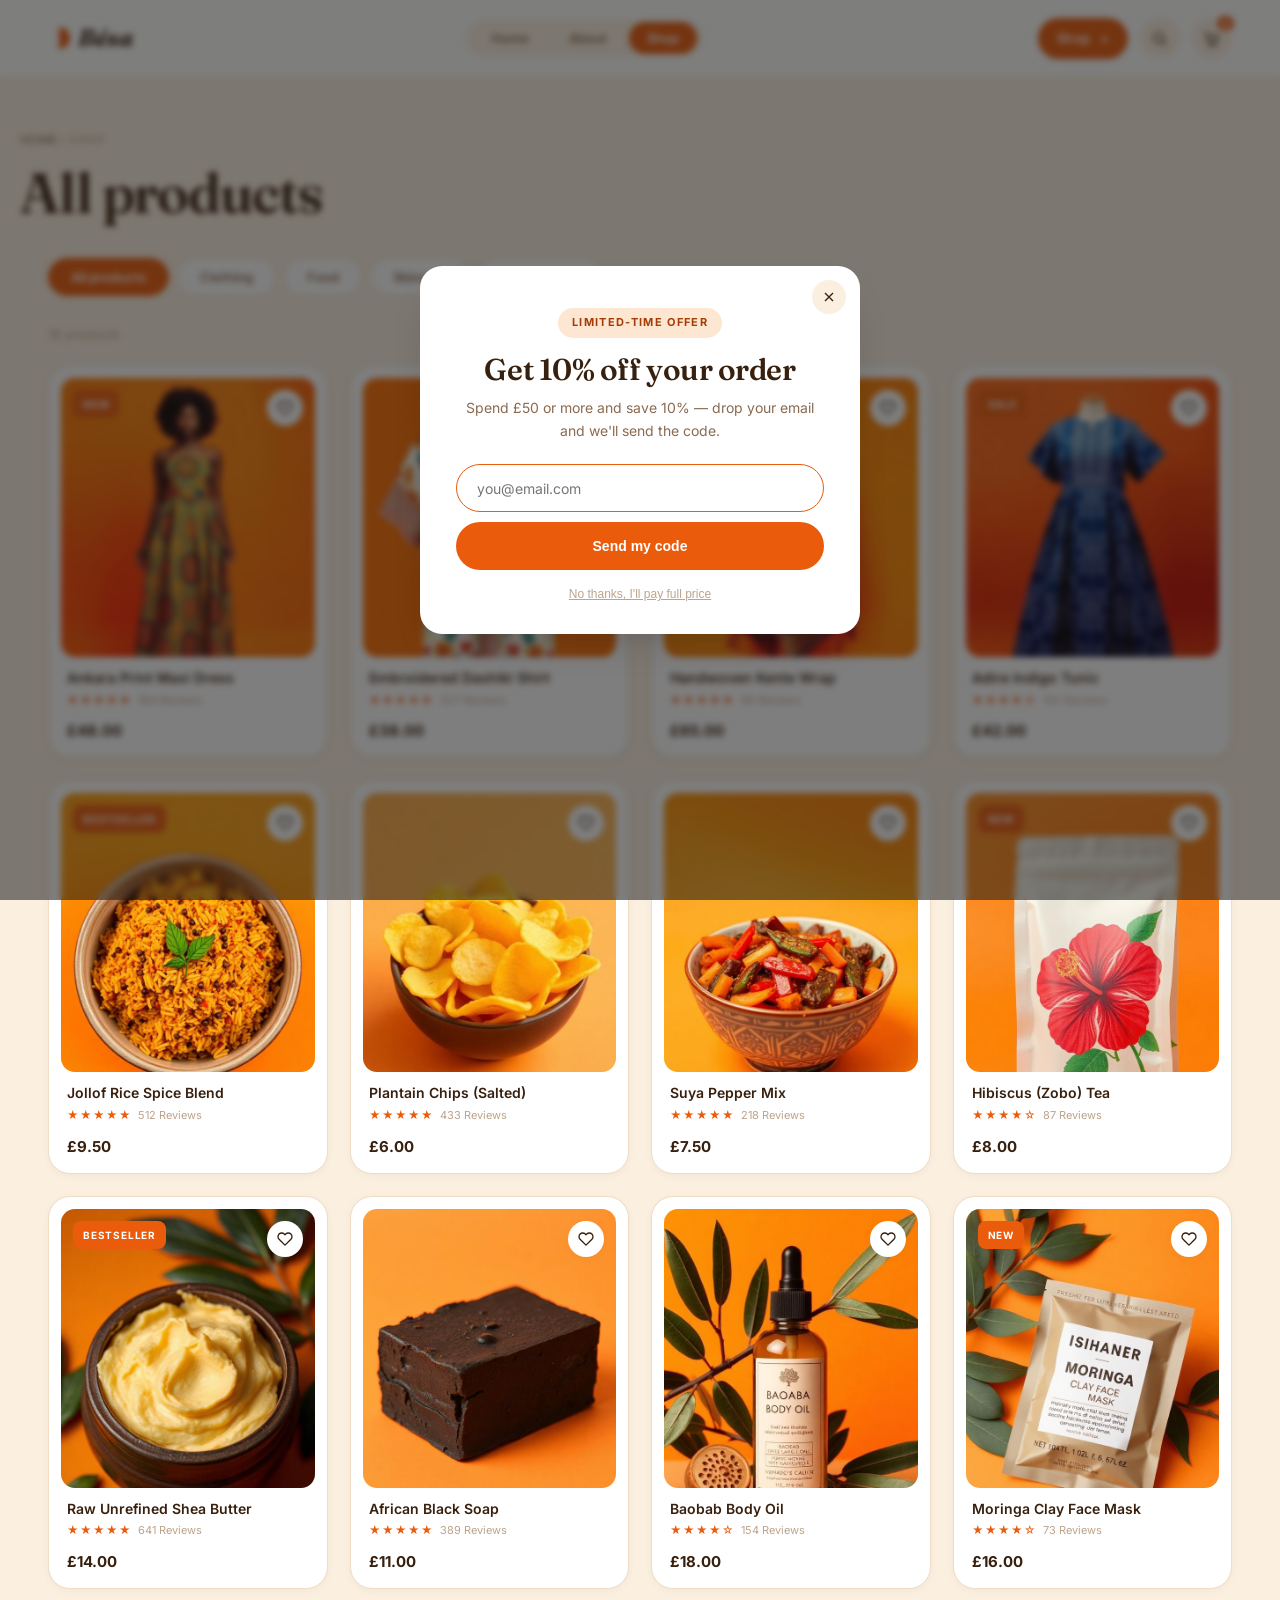
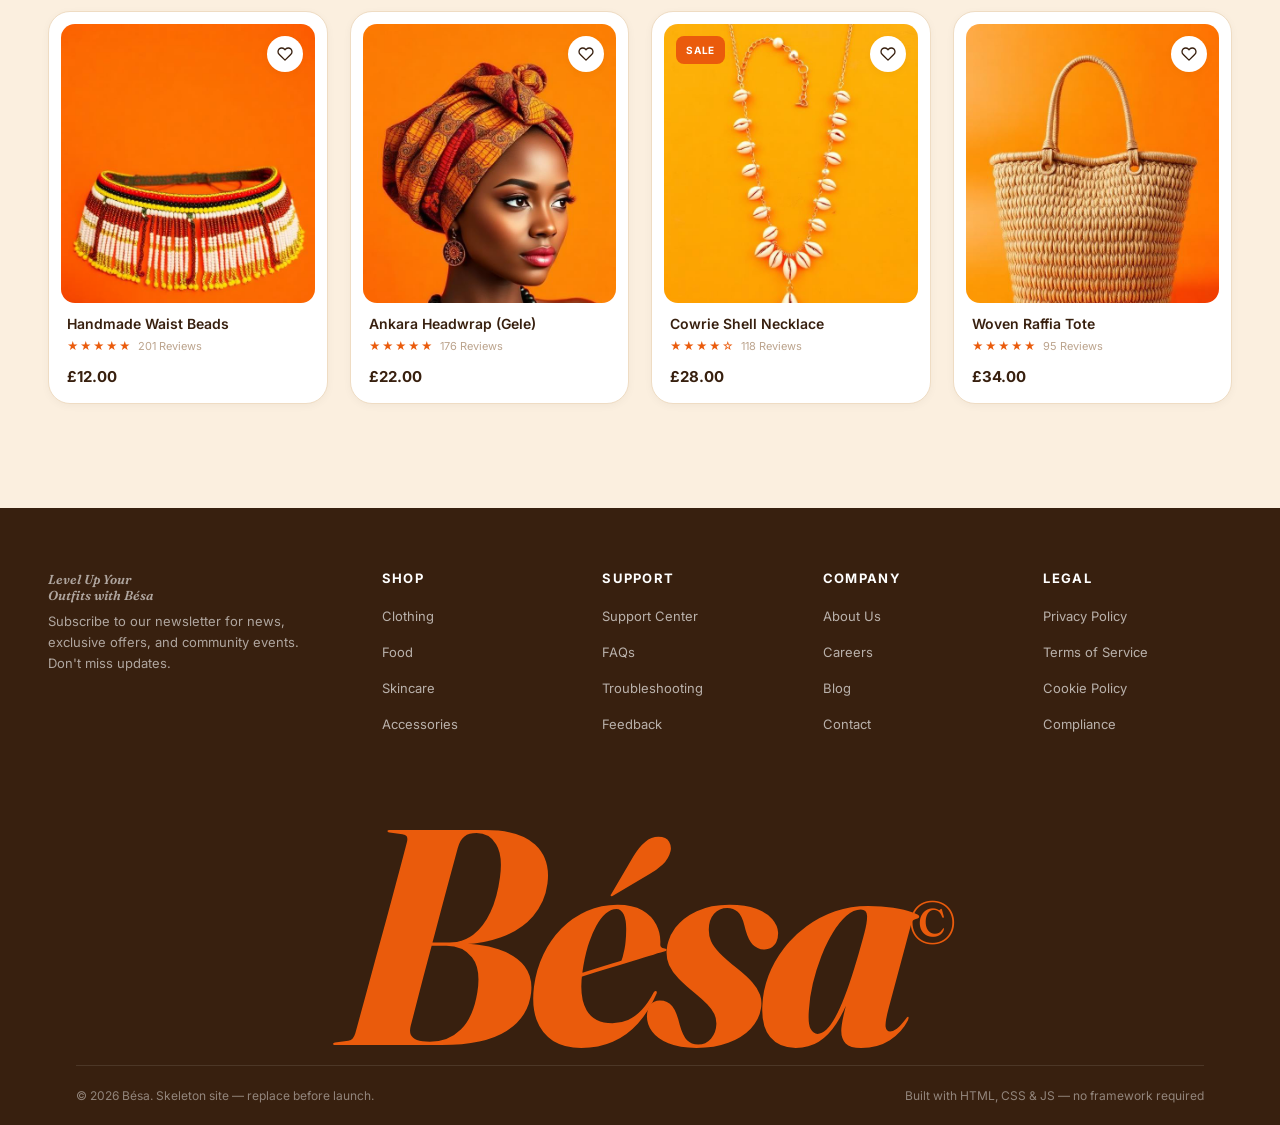
<file: shop.html>
<!DOCTYPE html>
<html lang="en">
<head>
<meta charset="UTF-8">
<meta name="viewport" content="width=device-width, initial-scale=1.0">
<title>Shop — Bésa</title>
<link rel="preconnect" href="https://fonts.googleapis.com">
<link rel="preconnect" href="https://fonts.gstatic.com" crossorigin>
<link href="https://fonts.googleapis.com/css2?family=Fraunces:ital,opsz,wght@0,9..144,500;0,9..144,600;0,9..144,700;0,9..144,800;1,9..144,500;1,9..144,600;1,9..144,700;1,9..144,800&family=Inter:wght@400;500;600;700&display=swap" rel="stylesheet">
<link rel="stylesheet" href="css/styles.css">
</head>
<body>
<div class="promo-overlay" data-promo-overlay role="dialog" aria-modal="true" aria-labelledby="promo-heading">
  <div class="promo-modal">
    <button class="promo-close" type="button" data-promo-close aria-label="Close promotional offer">
      <svg width="16" height="16" viewBox="0 0 24 24" fill="none" stroke="currentColor" stroke-width="2"><path d="M6 6l12 12M18 6 6 18"/></svg>
    </button>
    <span class="promo-badge">Limited-time offer</span>
    <h2 id="promo-heading">Get 10% off your order</h2>
    <p class="promo-sub">Spend £50 or more and save 10% — drop your email and we'll send the code.</p>
    <form class="promo-form" data-promo-form>
      <input type="email" required placeholder="you@email.com" aria-label="Email address">
      <button type="submit">Send my code</button>
    </form>
    <p class="promo-success" data-promo-success hidden>You're in — check your inbox for the code.</p>
    <button class="promo-dismiss" type="button" data-promo-dismiss>No thanks, I'll pay full price</button>
  </div>
</div>

<header class="site-header">
  <div class="wrap">
    <a class="logo" href="index.html">Bésa</a>
    <ul class="nav-links">
      <li><a href="index.html">Home</a></li>
      <li><a href="about.html">About</a></li>
      <li><a href="shop.html" class="is-active">Shop</a></li>
    </ul>
    <div class="nav-actions">
      <a class="btn btn-primary header-cta" href="shop.html">Shop <span aria-hidden="true">+</span></a>
      <button class="icon-btn" type="button" aria-label="Search">
        <svg width="17" height="17" viewBox="0 0 24 24" fill="none" stroke="currentColor" stroke-width="2"><circle cx="11" cy="11" r="7"/><path d="m21 21-4.3-4.3"/></svg>
      </button>
      <a class="icon-btn" href="cart.html" aria-label="Cart">
        <svg width="17" height="17" viewBox="0 0 24 24" fill="none" stroke="currentColor" stroke-width="2"><path d="M3 4h2l2.4 12.4a2 2 0 0 0 2 1.6h7.2a2 2 0 0 0 2-1.6L21 8H6"/><circle cx="10" cy="21" r="1"/><circle cx="17" cy="21" r="1"/></svg>
        <span class="cart-count" data-cart-count>0</span>
      </a>
      <button class="nav-toggle" type="button" data-nav-toggle aria-label="Open menu">
        <svg width="18" height="18" viewBox="0 0 24 24" fill="none" stroke="currentColor" stroke-width="2"><path d="M3 6h18M3 12h18M3 18h18"/></svg>
      </button>
    </div>
  </div>
</header>

<div class="mobile-drawer" data-nav-drawer>
  <div class="drawer-top">
    <span class="logo">Bésa</span>
    <button class="icon-btn" type="button" data-nav-close aria-label="Close menu">
      <svg width="16" height="16" viewBox="0 0 24 24" fill="none" stroke="currentColor" stroke-width="2"><path d="M6 6l12 12M18 6 6 18"/></svg>
    </button>
  </div>
  <nav>
    <a href="index.html">Home</a>
    <a href="shop.html">Shop</a>
    <a href="cart.html">Cart</a>
    <a href="about.html">About</a>
  </nav>
</div>

<div class="wrap page-head">
  <p class="breadcrumb"><a href="index.html">Home</a> / Shop</p>
  <h1>All products</h1>
</div>

<section class="section" style="padding-top:24px">
  <div class="wrap">
    <div class="filter-bar" id="filter-pills"></div>
    <p id="result-count" style="margin-bottom:20px;font-size:13px;color:var(--ink-faint)"></p>
    <div class="product-grid" id="shop-grid"></div>
  </div>
</section>

<footer class="site-footer">
  <div class="wrap">
    <div class="footer-grid">
      <div>
        <p class="footer-tagline">Level Up Your<br>Outfits with Bésa</p>
        <p>Subscribe to our newsletter for news, exclusive offers, and community events. Don't miss updates.</p>
      </div>
      <div>
        <h4>Shop</h4>
        <ul class="footer-links">
          <li><a href="shop.html?category=Clothing">Clothing</a></li>
          <li><a href="shop.html?category=Food">Food</a></li>
          <li><a href="shop.html?category=Skincare">Skincare</a></li>
          <li><a href="shop.html?category=Accessories">Accessories</a></li>
        </ul>
      </div>
      <div>
        <h4>Support</h4>
        <ul class="footer-links">
          <li><a href="#">Support Center</a></li>
          <li><a href="#">FAQs</a></li>
          <li><a href="#">Troubleshooting</a></li>
          <li><a href="#">Feedback</a></li>
        </ul>
      </div>
      <div>
        <h4>Company</h4>
        <ul class="footer-links">
          <li><a href="about.html">About Us</a></li>
          <li><a href="#">Careers</a></li>
          <li><a href="#">Blog</a></li>
          <li><a href="#">Contact</a></li>
        </ul>
      </div>
      <div>
        <h4>Legal</h4>
        <ul class="footer-links">
          <li><a href="#">Privacy Policy</a></li>
          <li><a href="#">Terms of Service</a></li>
          <li><a href="#">Cookie Policy</a></li>
          <li><a href="#">Compliance</a></li>
        </ul>
      </div>
    </div>
    <div class="footer-wordmark">Bésa<sup>©</sup></div>
    <div class="wrap">
      <div class="footer-bottom">
        <span>© 2026 Bésa. Skeleton site — replace before launch.</span>
        <span>Built with HTML, CSS &amp; JS — no framework required</span>
      </div>
    </div>
  </div>
</footer>

<script src="js/products.js"></script>
<script src="js/cart.js"></script>
<script src="js/main.js"></script>
</body>
</html>
</file>
<file: css/styles.css>
/* ============================================
   BÉSA — design tokens (vibrant afro-centric warm theme)
   Swap these values to re-skin the whole site.
   Note: the --blue-* names are kept so no other file
   needs to change — they now hold warm orange values.
   ============================================ */
:root {
  /* core palette */
  --blue:        #EA5B0C;
  --blue-deep:   #A63C06;
  --blue-bright: #F97316;
  --blue-soft:   #FDE7D2;
  --blue-accent:        #F8C89A;
  --blue-accent-deep:   #EA5B0C;
  --blue-accent-soft:   #FDF1E3;

  /* neutrals */
  --ink:        #38200F;
  --ink-2:      #52301A;
  --ink-soft:   #8A6A50;
  --ink-faint:  #BCA48D;
  --white:      #FFFFFF;
  --sky:      #FBEFDF;
  --sky-deep: #F6E0C4;
  --line:       #EFDCC3;
  --line-soft:  #F8EEDD;

  --radius-sm: 8px;
  --radius-md: 14px;
  --radius-lg: 22px;
  --radius-xl: 32px;
  --radius-pill: 999px;

  --shadow-card: 0 6px 24px -10px rgba(20, 20, 20, 0.12);
  --shadow-pop:  0 18px 40px -18px rgba(20, 20, 20, 0.25);
  --shadow-soft: 0 2px 8px rgba(20, 20, 20, 0.04);

  --font-display: "Fraunces", "Georgia", serif;
  --font-body: "Inter", "Segoe UI", sans-serif;

  --container: 1240px;
}

* { box-sizing: border-box; }
html { scroll-behavior: smooth; }

body {
  margin: 0;
  background: var(--sky);
  color: var(--ink);
  font-family: var(--font-body);
  font-size: 15px;
  line-height: 1.6;
  -webkit-font-smoothing: antialiased;
  overflow-x: hidden;
}

img, svg { display: block; max-width: 100%; }
img { object-fit: cover; }
a { color: inherit; text-decoration: none; }

.wrap {
  max-width: var(--container);
  margin: 0 auto;
  padding: 0 28px;
}

h1, h2, h3, h4 {
  font-family: var(--font-display);
  font-weight: 600;
  line-height: 1.06;
  margin: 0;
  letter-spacing: -0.015em;
  color: var(--ink);
}
p { margin: 0; }

.eyebrow {
  font-family: var(--font-body);
  font-size: 12px;
  font-weight: 700;
  letter-spacing: 0.18em;
  text-transform: uppercase;
  color: var(--ink);
}

a:focus-visible, button:focus-visible, input:focus-visible {
  outline: 2px solid var(--blue);
  outline-offset: 3px;
}

@media (prefers-reduced-motion: reduce) {
  *, *::before, *::after { animation: none !important; transition: none !important; }
  html { scroll-behavior: auto; }
}

/* ============================================
   Buttons
   ============================================ */
.btn {
  display: inline-flex;
  align-items: center;
  justify-content: center;
  gap: 8px;
  font-family: var(--font-body);
  font-weight: 600;
  font-size: 14px;
  letter-spacing: 0.01em;
  padding: 13px 28px;
  border-radius: var(--radius-pill);
  border: 1px solid transparent;
  cursor: pointer;
  transition: transform 0.18s ease, box-shadow 0.18s ease, background 0.18s ease, color 0.18s ease;
  white-space: nowrap;
}
.btn:hover { transform: translateY(-1px); }

.btn-primary,
.btn-flare {
  background: var(--blue);
  color: var(--white);
  box-shadow: var(--shadow-soft);
}
.btn-primary:hover,
.btn-flare:hover { background: var(--blue-deep); box-shadow: var(--shadow-card); }

.btn-ghost {
  background: transparent;
  border-color: var(--ink);
  color: var(--ink);
}
.btn-ghost:hover { background: var(--ink); color: var(--white); }

.btn-block { width: 100%; }
.btn-sm { padding: 10px 20px; font-size: 13px; }

/* ============================================
   Top announcement marquee
   ============================================ */
.marquee {
  background: var(--ink);
  color: var(--white);
  overflow: hidden;
  white-space: nowrap;
  padding: 10px 0;
}
.marquee__track {
  display: inline-flex;
  gap: 56px;
  animation: marquee 28s linear infinite;
  padding-left: 56px;
}
.marquee__track span {
  font-size: 11px;
  font-weight: 600;
  letter-spacing: 0.18em;
  text-transform: uppercase;
}
.marquee__track span em {
  font-style: normal;
  color: var(--blue-bright);
}
@keyframes marquee {
  from { transform: translateX(0); }
  to { transform: translateX(-50%); }
}

/* ============================================
   Header / nav
   ============================================ */
.site-header {
  position: sticky;
  top: 0;
  z-index: 40;
  background: rgba(255, 255, 255, 0.94);
  backdrop-filter: blur(10px);
  border-bottom: 1px solid var(--line);
}
.site-header .wrap {
  display: flex;
  align-items: center;
  justify-content: space-between;
  padding-top: 18px;
  padding-bottom: 18px;
}
.logo {
  font-family: var(--font-display);
  font-size: 24px;
  font-weight: 700;
  font-style: italic;
  color: var(--ink);
  letter-spacing: -0.02em;
  display: inline-flex;
  align-items: center;
  gap: 8px;
}
.logo::before {
  content: "";
  display: inline-block;
  width: 22px;
  height: 22px;
  background: var(--blue);
  border-radius: 50%;
  box-shadow: -10px 0 0 var(--blue);
  clip-path: polygon(50% 0, 100% 0, 100% 100%, 50% 100%);
}
.nav-links {
  display: flex;
  gap: 4px;
  list-style: none;
  margin: 0;
  padding: 6px;
  background: var(--sky);
  border-radius: var(--radius-pill);
}
.nav-links a {
  font-size: 13px;
  font-weight: 600;
  color: var(--ink-soft);
  padding: 8px 18px;
  border-radius: var(--radius-pill);
  transition: background 0.18s ease, color 0.18s ease;
}
.nav-links a:hover { color: var(--ink); }
.nav-links a.is-active {
  background: var(--blue);
  color: var(--white);
}

.nav-actions {
  display: flex;
  align-items: center;
  gap: 12px;
}
.icon-btn {
  position: relative;
  display: inline-flex;
  align-items: center;
  justify-content: center;
  width: 40px;
  height: 40px;
  border-radius: 50%;
  background: var(--sky);
  border: none;
  cursor: pointer;
  color: var(--ink);
  transition: background 0.18s ease, color 0.18s ease;
}
.icon-btn:hover { background: var(--ink); color: var(--white); }
.cart-count {
  position: absolute;
  top: -4px;
  right: -4px;
  min-width: 19px;
  height: 19px;
  padding: 0 5px;
  border-radius: var(--radius-pill);
  background: var(--blue);
  color: var(--white);
  font-size: 10px;
  font-weight: 700;
  display: flex;
  align-items: center;
  justify-content: center;
  border: 2px solid var(--white);
}
.nav-toggle { display: none; }

@media (max-width: 900px) {
  .nav-links { display: none; }
  .nav-toggle {
    display: inline-flex;
    width: 40px; height: 40px;
    align-items: center; justify-content: center;
    border-radius: 50%;
    background: var(--sky);
    border: none;
    color: var(--ink);
    cursor: pointer;
  }
}

/* ============================================
   HERO — orange gradient, two-column with lifestyle image
   ============================================ */
.hero {
  position: relative;
  margin: 26px 0 0;
  padding: 16px 0 8px;
}
.hero .wrap {
  position: relative;
  z-index: 1;
  display: grid;
  grid-template-columns: 1.02fr 1fr;
  gap: 52px;
  align-items: center;
  min-height: 460px;
}
.hero-text { color: var(--ink); }
.hero-badge-row { display: flex; align-items: center; gap: 10px; margin-bottom: 24px; }
.hero h1 {
  font-size: clamp(46px, 6.4vw, 88px);
  color: var(--ink);
  font-weight: 600;
  line-height: 0.96;
  letter-spacing: -0.025em;
}
.hero h1 .highlight { display: block; color: var(--blue); }
.hero p.lead {
  margin-top: 22px;
  max-width: 44ch;
  font-size: 15.5px;
  color: var(--ink-soft);
  line-height: 1.6;
}
.hero-buy {
  margin-top: 30px;
  display: flex;
  align-items: center;
  gap: 24px;
  flex-wrap: wrap;
}
.hero-buy .from { font-size: 13px; color: var(--ink-soft); letter-spacing: .02em; }
.hero-buy .from strong { display: block; margin-top: 2px; font-size: 22px; color: var(--ink); font-family: var(--font-display); font-weight: 600; }
.hero .btn-flare { background: var(--ink); color: var(--white); }
.hero .btn-flare:hover { background: var(--blue); color: var(--white); }
.hero-note {
  margin-top: 26px;
  padding-top: 20px;
  border-top: 1px solid var(--line);
  font-size: 12px;
  color: var(--ink-faint);
  letter-spacing: 0.03em;
}

/* hero visual side */
.hero-visual { position: relative; height: 100%; min-height: 460px; }
.hero-image {
  position: absolute;
  inset: 0;
  border-radius: var(--radius-xl);
  overflow: hidden;
  background: var(--blue-accent);
}
.hero-image img { width: 100%; height: 100%; object-fit: cover; }
.hero-card {
  position: absolute;
  bottom: 20px;
  left: -26px;
  z-index: 2;
  background: var(--white);
  border-radius: var(--radius-md);
  padding: 12px;
  width: 168px;
  box-shadow: var(--shadow-pop);
  display: flex;
  flex-direction: column;
  gap: 8px;
}
.hero-card-image {
  width: 100%;
  aspect-ratio: 1 / 1;
  border-radius: var(--radius-sm);
  background: var(--sky);
  overflow: hidden;
}
.hero-card-image img { width: 100%; height: 100%; object-fit: cover; }
.hero-card .meta { display: flex; justify-content: space-between; align-items: center; padding: 0 2px; }
.hero-card .meta h3 { font-size: 12px; color: var(--ink); font-weight: 600; font-family: var(--font-body); }
.hero-card .meta .price { font-size: 12px; font-weight: 700; color: var(--blue); }
.hero-rating {
  position: absolute;
  top: 22px;
  right: -18px;
  z-index: 2;
  background: var(--white);
  border-radius: var(--radius-md);
  padding: 14px 18px;
  max-width: 210px;
  box-shadow: var(--shadow-pop);
}
.hero-rating .stars { display: flex; align-items: center; gap: 8px; margin-bottom: 6px; }
.hero-rating .stars-inner { display: flex; gap: 1px; color: var(--blue); font-size: 12px; }
.hero-rating .stars-label { font-size: 13px; font-weight: 700; color: var(--ink); }
.hero-rating p { font-size: 11.5px; color: var(--ink-soft); line-height: 1.45; }
.hero-progress { display: none; }
.hero-card-back  { display: none; }
.hero-badge      { display: none; }

/* Lensora-style pill badge */
.pill-badge {
  display: inline-flex;
  align-items: center;
  gap: 8px;
  background: var(--white);
  border: 1px solid var(--line);
  border-radius: var(--radius-pill);
  padding: 8px 15px;
  font-size: 12px;
  font-weight: 600;
  color: var(--ink);
  box-shadow: var(--shadow-soft);
}
.pill-badge .dot { width: 8px; height: 8px; border-radius: 50%; background: var(--blue); }

@media (max-width: 900px) {
  .hero .wrap { grid-template-columns: 1fr; gap: 30px; min-height: 0; }
  .hero-visual { min-height: 360px; }
  .hero-rating { right: 10px; }
  .hero-card { left: 10px; }
}

@media (max-width: 900px) {
  .hero { padding: 40px 28px; margin: 12px; }
  .hero .wrap { grid-template-columns: 1fr; gap: 30px; }
  .hero-visual { min-height: 360px; order: 2; }
  .hero-rating { top: 12px; right: 12px; }
  .hero-card { left: 12px; bottom: 12px; }
}

/* ============================================
   Trust badges row (Free Shipping / Payment / etc.)
   ============================================ */
.trust-row {
  padding: 36px 0 12px;
}
.trust-grid {
  display: grid;
  grid-template-columns: repeat(4, 1fr);
  gap: 14px;
}
.trust-card {
  display: flex;
  align-items: center;
  gap: 14px;
  padding: 18px 20px;
  background: var(--sky);
  border-radius: var(--radius-md);
}
.trust-icon {
  width: 44px;
  height: 44px;
  border-radius: 50%;
  background: var(--white);
  display: flex;
  align-items: center;
  justify-content: center;
  color: var(--blue);
  flex-shrink: 0;
}
.trust-icon svg { width: 20px; height: 20px; }
.trust-card h4 {
  font-family: var(--font-body);
  font-size: 14px;
  font-weight: 700;
  color: var(--ink);
}
.trust-card p {
  font-size: 11px;
  color: var(--ink-soft);
  margin-top: 3px;
}

@media (max-width: 860px) {
  .trust-grid { grid-template-columns: repeat(2, 1fr); }
}
@media (max-width: 480px) {
  .trust-grid { grid-template-columns: 1fr; }
}

/* ============================================
   Section scaffolding
   ============================================ */
.section { padding: 64px 0; }
.section-head {
  display: flex;
  justify-content: space-between;
  align-items: flex-end;
  gap: 24px;
  margin-bottom: 30px;
  flex-wrap: wrap;
}
.section-head h2 {
  font-size: clamp(28px, 3.4vw, 42px);
  font-family: var(--font-display);
  font-weight: 600;
  letter-spacing: -0.015em;
}
.section-head p { color: var(--ink-soft); max-width: 50ch; font-size: 14px; }
.section-link {
  display: inline-flex;
  align-items: center;
  gap: 8px;
  font-size: 12.5px;
  font-weight: 600;
  color: var(--ink);
  letter-spacing: 0.02em;
  border: 1px solid var(--line);
  border-radius: var(--radius-pill);
  padding: 10px 18px;
  background: var(--white);
  transition: background 0.18s ease, color 0.18s ease, border-color 0.18s ease;
}
.section-link:hover { background: var(--ink); color: var(--white); border-color: var(--ink); }

/* ============================================
   Categories — asymmetric mosaic
   ============================================ */
.cat-grid {
  display: grid;
  grid-template-columns: 1fr 1fr;
  grid-template-rows: 1fr 1fr;
  gap: 14px;
  height: 480px;
}
.cat-tile {
  position: relative;
  border-radius: var(--radius-md);
  overflow: hidden;
  cursor: pointer;
  display: flex;
  align-items: flex-end;
  padding: 24px;
  isolation: isolate;
}
.cat-tile img {
  position: absolute;
  inset: 0;
  width: 100%;
  height: 100%;
  z-index: -2;
  transition: transform 0.6s ease;
}
.cat-tile::after {
  content: "";
  position: absolute;
  inset: 0;
  background: linear-gradient(180deg, rgba(0,0,0,0) 30%, rgba(0,0,0,0.55) 100%);
  z-index: -1;
}
.cat-tile:hover img { transform: scale(1.06); }
.cat-tile-content {
  background: var(--white);
  border-radius: var(--radius-pill);
  padding: 8px 8px 8px 18px;
  display: inline-flex;
  align-items: center;
  gap: 14px;
}
.cat-tile h3 {
  font-family: var(--font-body);
  font-size: 14px;
  font-weight: 700;
  color: var(--ink);
  letter-spacing: 0;
}
.cat-tile-arrow {
  width: 30px;
  height: 30px;
  border-radius: 50%;
  background: var(--blue);
  color: var(--white);
  display: inline-flex;
  align-items: center;
  justify-content: center;
}
.cat-tile-arrow svg { width: 14px; height: 14px; }

/* first tile takes the left column, full height */
.cat-tile:first-child { grid-row: 1 / 3; }

@media (max-width: 860px) {
  .cat-grid { grid-template-columns: 1fr; grid-template-rows: repeat(5, 200px); height: auto; }
  .cat-tile:first-child { grid-row: auto; }
}

/* ============================================
   Product grid + cards
   ============================================ */
.product-grid {
  display: grid;
  grid-template-columns: repeat(4, 1fr);
  gap: 22px;
}
.product-card {
  background: var(--white);
  border: 1px solid var(--line);
  border-radius: var(--radius-lg);
  padding: 12px;
  display: flex;
  flex-direction: column;
  transition: transform 0.2s ease, box-shadow 0.2s ease;
  position: relative;
  box-shadow: var(--shadow-soft);
}
.product-card:hover { transform: translateY(-4px); box-shadow: var(--shadow-card); }
.product-media {
  position: relative;
  aspect-ratio: 1 / 1.1;
  background: var(--sky);
  border-radius: var(--radius-md);
  overflow: hidden;
}
.product-media img {
  width: 100%;
  height: 100%;
  transition: transform 0.5s ease;
}
.product-card:hover .product-media img { transform: scale(1.05); }

/* heart / wishlist button */
.wishlist-btn {
  position: absolute;
  top: 12px;
  right: 12px;
  width: 36px;
  height: 36px;
  border-radius: 50%;
  background: var(--white);
  border: none;
  display: inline-flex;
  align-items: center;
  justify-content: center;
  color: var(--ink);
  cursor: pointer;
  z-index: 2;
  box-shadow: var(--shadow-soft);
  transition: color 0.18s ease, background 0.18s ease;
}
.wishlist-btn:hover { color: var(--blue); }
.wishlist-btn.is-active { color: var(--blue); }
.wishlist-btn svg { width: 16px; height: 16px; }

/* sale tag top-left */
.product-tag {
  position: absolute;
  top: 12px;
  left: 12px;
  z-index: 2;
  background: var(--blue);
  color: var(--white);
  font-size: 10px;
  font-weight: 700;
  letter-spacing: 0.08em;
  text-transform: uppercase;
  padding: 6px 10px;
  border-radius: var(--radius-sm);
}

/* quick shop bar slides up from bottom on hover */
.quick-shop {
  position: absolute;
  left: 12px;
  right: 12px;
  bottom: 12px;
  background: var(--white);
  border-radius: var(--radius-pill);
  padding: 10px 18px;
  font-size: 12px;
  font-weight: 600;
  color: var(--ink);
  border: none;
  cursor: pointer;
  display: inline-flex;
  align-items: center;
  justify-content: center;
  gap: 8px;
  opacity: 0;
  transform: translateY(8px);
  transition: opacity 0.2s ease, transform 0.2s ease, background 0.18s ease, color 0.18s ease;
  z-index: 2;
}
.product-card:hover .quick-shop { opacity: 1; transform: translateY(0); }
.quick-shop:hover { background: var(--blue); color: var(--white); }
.quick-shop svg { width: 14px; height: 14px; }

.product-card .body {
  padding: 14px 6px 2px;
  display: flex;
  flex-direction: column;
  gap: 6px;
}
.product-card .cat-tag {
  display: none; /* category is implied by section context */
}
.product-card h3 {
  font-family: var(--font-body);
  font-size: 14px;
  font-weight: 600;
  color: var(--ink);
  letter-spacing: 0;
}
.product-card h3 a:hover { color: var(--blue); }

.product-card .rating-row {
  display: flex;
  align-items: center;
  gap: 6px;
}
.product-card .rating-stars {
  color: var(--blue);
  font-size: 11px;
  letter-spacing: 1px;
}
.product-card .rating-count {
  font-size: 11px;
  color: var(--ink-faint);
}

.product-card .price-row {
  margin-top: 4px;
  display: flex;
  align-items: center;
  justify-content: space-between;
}
.product-card .price {
  font-weight: 700;
  font-size: 15px;
  color: var(--ink);
}
.product-card .add-btn {
  width: 32px; height: 32px;
  border-radius: 50%;
  border: none;
  background: var(--ink);
  color: var(--white);
  cursor: pointer;
  font-size: 16px;
  line-height: 1;
  transition: background 0.18s ease;
}
.product-card .add-btn:hover { background: var(--blue); }
.product-card a.card-link { color: inherit; display: block; }

@media (max-width: 980px) {
  .product-grid { grid-template-columns: repeat(2, 1fr); }
}
@media (max-width: 520px) {
  .product-grid { grid-template-columns: 1fr; }
}

/* legacy swatch backgrounds — kept so older markup still renders something useful */
.bg-teal,
.bg-sage { background: var(--blue-soft); }
.bg-lime { background: var(--blue-accent-soft); }
.bg-ink  { background: var(--sky-deep); }

/* ============================================
   Featured — navy brand block with giant wordmark
   ============================================ */
.featured-section {
  background: var(--ink);
  margin: 28px;
  border-radius: var(--radius-xl);
  position: relative;
  overflow: hidden;
  padding: 60px 28px;
}
.featured-section::before {
  content: "";
  position: absolute;
  left: -10%;
  bottom: -20%;
  width: 70%;
  height: 80%;
  background: radial-gradient(ellipse, rgba(249, 115, 22, 0.45) 0%, transparent 70%);
  pointer-events: none;
}
.featured-eyebrow {
  font-size: 11px;
  font-weight: 700;
  letter-spacing: 0.18em;
  text-transform: uppercase;
  color: rgba(255, 255, 255, 0.72);
  position: relative;
  z-index: 2;
  max-width: var(--container);
  margin: 0 auto 0;
  padding: 0 28px;
}
.featured-wordmark {
  position: relative;
  z-index: 1;
  text-align: center;
  font-family: var(--font-display);
  font-style: italic;
  font-weight: 700;
  font-size: clamp(100px, 22vw, 320px);
  line-height: 0.85;
  letter-spacing: -0.04em;
  color: var(--white);
  margin: 12px 0;
  user-select: none;
}
.featured-content {
  position: relative;
  z-index: 2;
  max-width: 720px;
  margin: -40% auto 0;
  display: grid;
  grid-template-columns: 1fr 240px;
  gap: 24px;
  align-items: end;
}
.featured-image {
  border-radius: var(--radius-md);
  overflow: hidden;
  aspect-ratio: 4 / 3;
  box-shadow: var(--shadow-pop);
}
.featured-image img { width: 100%; height: 100%; }
.featured-side {
  display: flex;
  flex-direction: column;
  gap: 18px;
}
.featured-badge {
  background: var(--blue);
  color: var(--white);
  border-radius: 50%;
  width: 120px;
  height: 120px;
  display: flex;
  align-items: center;
  justify-content: center;
  text-align: center;
  font-size: 13px;
  font-weight: 700;
  line-height: 1.2;
  margin-left: auto;
  transform: rotate(-8deg);
  box-shadow: var(--shadow-card);
}
.featured-product-card {
  background: var(--white);
  border-radius: var(--radius-md);
  padding: 12px;
  display: flex;
  align-items: center;
  gap: 12px;
  box-shadow: var(--shadow-card);
}
.featured-product-card-img {
  width: 56px; height: 56px;
  border-radius: var(--radius-sm);
  overflow: hidden;
  flex-shrink: 0;
}
.featured-product-card-img img { width: 100%; height: 100%; }
.featured-product-card .meta { flex: 1; min-width: 0; }
.featured-product-card .meta .tag {
  font-size: 9px;
  font-weight: 700;
  letter-spacing: 0.1em;
  text-transform: uppercase;
  color: var(--ink-faint);
}
.featured-product-card .meta h4 {
  font-family: var(--font-body);
  font-size: 13px;
  font-weight: 600;
  margin-top: 2px;
}
.featured-product-card .meta .price {
  font-size: 12px;
  font-weight: 700;
  color: var(--blue);
  margin-top: 2px;
}

@media (max-width: 860px) {
  .featured-section { margin: 16px; padding: 36px 18px; }
  .featured-wordmark { font-size: clamp(56px, 18vw, 120px); }
  .featured-content { grid-template-columns: 1fr; margin-top: -20%; }
  .featured-badge { margin: 0 auto; }
}

/* ============================================
   Best-selling section — 1 big + 2 small cards
   ============================================ */
.best-grid {
  display: grid;
  grid-template-columns: 1fr;
  gap: 18px;
}
.best-card {
  position: relative;
  border-radius: var(--radius-lg);
  overflow: hidden;
  isolation: isolate;
  min-height: 320px;
  display: flex;
  align-items: flex-end;
  padding: 36px;
}
.best-card img {
  position: absolute;
  inset: 0;
  width: 100%;
  height: 100%;
  z-index: -2;
  transition: transform 0.6s ease;
}
.best-card::after {
  content: "";
  position: absolute;
  inset: 0;
  background: linear-gradient(180deg, transparent 30%, rgba(0,0,0,0.55) 100%);
  z-index: -1;
}
.best-card:hover img { transform: scale(1.04); }
.best-card .label {
  color: var(--white);
  font-family: var(--font-display);
  font-size: clamp(20px, 2.4vw, 28px);
  font-weight: 600;
  max-width: 24ch;
  letter-spacing: -0.01em;
  line-height: 1.15;
}
.best-row-2 {
  display: grid;
  grid-template-columns: 1fr 1fr;
  gap: 18px;
}
.best-row-2 .best-card { min-height: 280px; }

@media (max-width: 760px) {
  .best-row-2 { grid-template-columns: 1fr; }
  .best-card { padding: 24px; min-height: 240px; }
}

/* ============================================
   "True Magnificence" full-bleed banner with play
   ============================================ */
.banner-bleed {
  position: relative;
  margin: 28px;
  border-radius: var(--radius-xl);
  overflow: hidden;
  isolation: isolate;
  aspect-ratio: 16 / 7;
  display: flex;
  align-items: flex-end;
  padding: 48px;
}
.banner-bleed img {
  position: absolute;
  inset: 0;
  width: 100%;
  height: 100%;
  z-index: -2;
}
.banner-bleed::after {
  content: "";
  position: absolute;
  inset: 0;
  background: linear-gradient(180deg, rgba(0,0,0,0.15) 0%, rgba(0,0,0,0.55) 100%);
  z-index: -1;
}
.banner-bleed h2 {
  color: var(--white);
  font-family: var(--font-display);
  font-style: italic;
  font-size: clamp(40px, 7vw, 96px);
  font-weight: 600;
  line-height: 1;
  letter-spacing: -0.02em;
}
.play-button {
  position: absolute;
  top: 50%;
  left: 50%;
  transform: translate(-50%, -50%);
  width: 70px;
  height: 70px;
  border-radius: 50%;
  background: var(--blue);
  border: none;
  color: var(--white);
  display: inline-flex;
  align-items: center;
  justify-content: center;
  cursor: pointer;
  box-shadow: 0 0 0 8px rgba(244, 123, 32, 0.25);
  transition: transform 0.2s ease;
}
.play-button:hover { transform: translate(-50%, -50%) scale(1.06); }
.play-button svg { width: 24px; height: 24px; margin-left: 3px; }

@media (max-width: 760px) {
  .banner-bleed { margin: 16px; padding: 22px; aspect-ratio: 4 / 5; }
}

/* ============================================
   Testimonials (CLIENT TALK)
   ============================================ */
.testimonial-head {
  display: flex;
  justify-content: space-between;
  align-items: center;
  margin-bottom: 28px;
}
.testimonial-head h2 {
  font-family: var(--font-body);
  font-size: clamp(20px, 2.4vw, 26px);
  font-weight: 700;
  letter-spacing: 0.06em;
  text-transform: uppercase;
}
.testimonial-nav {
  display: flex;
  gap: 8px;
}
.testimonial-nav button {
  width: 34px;
  height: 34px;
  border-radius: 50%;
  border: 1px solid var(--line);
  background: var(--white);
  cursor: pointer;
  color: var(--ink);
  display: inline-flex;
  align-items: center;
  justify-content: center;
}
.testimonial-nav button:hover { background: var(--blue); color: var(--white); border-color: var(--blue); }

.testimonial-grid {
  display: grid;
  grid-template-columns: repeat(3, 1fr);
  gap: 20px;
}
.testimonial-card {
  padding: 26px;
  background: var(--sky);
  border-radius: var(--radius-md);
}
.testimonial-card p {
  font-size: 13px;
  color: var(--ink-2);
  line-height: 1.6;
  min-height: 7.5em;
}
.testimonial-author {
  display: flex;
  align-items: center;
  gap: 12px;
  margin-top: 20px;
  padding-top: 18px;
  border-top: 1px solid var(--line);
}
.testimonial-avatar {
  width: 36px;
  height: 36px;
  border-radius: 50%;
  background: var(--sky-deep);
  overflow: hidden;
  flex-shrink: 0;
}
.testimonial-avatar img { width: 100%; height: 100%; }
.testimonial-author-name {
  font-size: 13px;
  font-weight: 700;
  color: var(--ink);
}
.testimonial-author-meta {
  font-size: 11px;
  color: var(--ink-faint);
  display: flex;
  align-items: center;
  gap: 10px;
  margin-top: 3px;
}
.testimonial-stars { color: var(--blue); letter-spacing: 1px; }

@media (max-width: 860px) {
  .testimonial-grid { grid-template-columns: 1fr; }
}

/* ============================================
   "Fresh Looks" — two-column lifestyle split
   ============================================ */
.fresh-looks {
  margin: 28px;
  border-radius: var(--radius-xl);
  background: var(--blue-soft);
  overflow: hidden;
  position: relative;
  display: grid;
  grid-template-columns: 1fr 1fr 1fr;
  align-items: stretch;
  min-height: 480px;
}
.fresh-looks .img-wrap {
  position: relative;
  overflow: hidden;
}
.fresh-looks .img-wrap img {
  width: 100%;
  height: 100%;
  object-fit: cover;
}
.fresh-looks .copy {
  padding: 56px 40px;
  display: flex;
  flex-direction: column;
  justify-content: center;
}
.fresh-looks h2 {
  font-family: var(--font-display);
  font-size: clamp(36px, 4.4vw, 56px);
  font-weight: 600;
  letter-spacing: -0.02em;
  line-height: 1.04;
  color: var(--ink);
}
.fresh-looks p {
  margin-top: 18px;
  max-width: 32ch;
  font-size: 14px;
  color: var(--ink-soft);
}
.fresh-looks .btn { margin-top: 26px; align-self: flex-start; }

@media (max-width: 900px) {
  .fresh-looks {
    grid-template-columns: 1fr;
    margin: 16px;
    min-height: auto;
  }
  .fresh-looks .img-wrap { min-height: 240px; }
  .fresh-looks .copy { padding: 32px 24px; }
}

/* ============================================
   Newsletter CTA
   ============================================ */
.cta-section {
  margin: 28px;
  border-radius: var(--radius-xl);
  background: var(--blue-soft);
  overflow: hidden;
  display: grid;
  grid-template-columns: 1.1fr 0.9fr;
  align-items: stretch;
  min-height: 340px;
}
.cta-copy {
  padding: 52px 48px;
  display: flex;
  flex-direction: column;
  justify-content: center;
}
.cta-copy h2 {
  font-family: var(--font-display);
  font-weight: 600;
  font-size: clamp(32px, 4vw, 48px);
  line-height: 1.05;
  letter-spacing: -0.02em;
}
.cta-copy p {
  margin-top: 16px;
  max-width: 42ch;
  font-size: 14px;
  color: var(--ink-soft);
}
.banner-form {
  display: flex;
  gap: 8px;
  margin-top: 22px;
  max-width: 460px;
  background: var(--white);
  border-radius: var(--radius-pill);
  padding: 6px;
}
.banner-form input {
  flex: 1;
  border: none;
  background: transparent;
  padding: 0 18px;
  font-size: 14px;
  font-family: var(--font-body);
  outline: none;
}
.banner-form button {
  border: none;
  border-radius: var(--radius-pill);
  background: var(--blue);
  color: var(--white);
  padding: 12px 26px;
  font-weight: 600;
  cursor: pointer;
  font-size: 13px;
  transition: background 0.18s ease;
}
.banner-form button:hover { background: var(--blue-deep); }

.cta-image {
  position: relative;
  overflow: hidden;
}
.cta-image img { width: 100%; height: 100%; object-fit: cover; }

@media (max-width: 860px) {
  .cta-section { grid-template-columns: 1fr; margin: 16px; }
  .cta-copy { padding: 32px 24px; }
  .cta-image { min-height: 240px; }
  .banner-form { flex-direction: column; background: transparent; padding: 0; }
  .banner-form input { background: var(--white); padding: 14px 18px; border-radius: var(--radius-pill); }
}

/* legacy .banner (still used on About page) */
.banner {
  border-radius: var(--radius-lg);
  background: var(--blue);
  color: var(--white);
  padding: 48px;
  display: grid;
  grid-template-columns: 1fr auto;
  gap: 28px;
  align-items: center;
}
.banner h2 { color: var(--white); font-size: clamp(24px, 3vw, 34px); }
.banner p { margin-top: 10px; opacity: 0.92; max-width: 42ch; }
@media (max-width: 860px) {
  .banner { grid-template-columns: 1fr; padding: 32px 24px; }
}

/* ============================================
   Footer — giant brand wordmark signature
   ============================================ */
.site-footer {
  background: var(--ink);
  color: var(--white);
  margin-top: 40px;
  padding: 64px 0 0;
}
.footer-grid {
  display: grid;
  grid-template-columns: 1.6fr repeat(4, 1fr);
  gap: 32px;
  padding-bottom: 48px;
}
.footer-grid h4 {
  font-family: var(--font-body);
  font-size: 13px;
  font-weight: 700;
  text-transform: uppercase;
  letter-spacing: 0.1em;
  margin-bottom: 18px;
  color: var(--white);
}
.footer-tagline {
  font-family: var(--font-display);
  font-size: 20px;
  font-style: italic;
  font-weight: 600;
  line-height: 1.2;
  color: var(--white);
  margin-bottom: 8px;
}
.footer-grid p { color: rgba(255,255,255,0.6); font-size: 13px; max-width: 32ch; }
.footer-links { list-style: none; padding: 0; margin: 0; display: flex; flex-direction: column; gap: 12px; }
.footer-links a { font-size: 13px; color: rgba(255,255,255,0.65); transition: color 0.15s ease; }
.footer-links a:hover { color: var(--blue-bright); }

.footer-bottom {
  padding: 20px 0;
  border-top: 1px solid rgba(255,255,255,0.1);
  display: flex;
  justify-content: space-between;
  flex-wrap: wrap;
  gap: 12px;
  font-size: 12px;
  color: rgba(255,255,255,0.45);
}

/* the signature element: huge italic wordmark filling the bottom edge */
.footer-wordmark {
  display: block;
  text-align: center;
  font-family: var(--font-display);
  font-style: italic;
  font-weight: 700;
  font-size: clamp(80px, 24vw, 360px);
  line-height: 0.85;
  letter-spacing: -0.05em;
  color: var(--blue);
  padding: 20px 0 0;
  user-select: none;
  overflow: hidden;
  white-space: nowrap;
}
.footer-wordmark sup {
  font-size: 0.18em;
  font-style: normal;
  font-weight: 400;
  vertical-align: super;
  margin-left: 0.1em;
}

@media (max-width: 1000px) {
  .footer-grid { grid-template-columns: 1fr 1fr; }
}
@media (max-width: 520px) {
  .footer-grid { grid-template-columns: 1fr; }
}

/* ============================================
   Page header (shop / cart / product / about)
   ============================================ */
.page-head {
  padding: 52px 0 12px;
}
.page-head h1 {
  font-size: clamp(32px, 4.5vw, 56px);
  font-weight: 600;
  letter-spacing: -0.02em;
}
.breadcrumb {
  font-size: 12px;
  color: var(--ink-faint);
  margin-bottom: 14px;
  letter-spacing: 0.04em;
  text-transform: uppercase;
}
.breadcrumb a { color: var(--ink-soft); }
.breadcrumb a:hover { color: var(--blue); }

/* ============================================
   Filter bar (shop page)
   ============================================ */
.filter-bar {
  display: flex;
  flex-wrap: wrap;
  gap: 8px;
  margin-bottom: 28px;
}
.filter-pill {
  padding: 10px 22px;
  border-radius: var(--radius-pill);
  border: 1px solid var(--line);
  background: var(--white);
  font-size: 13px;
  font-weight: 600;
  cursor: pointer;
  color: var(--ink-soft);
  font-family: var(--font-body);
  transition: background 0.15s ease, color 0.15s ease, border-color 0.15s ease;
}
.filter-pill:hover { color: var(--ink); border-color: var(--ink); }
.filter-pill.is-active {
  background: var(--blue);
  border-color: var(--blue);
  color: var(--white);
}

/* ============================================
   Product detail page
   ============================================ */
.product-detail {
  display: grid;
  grid-template-columns: 1.1fr 1fr;
  gap: 56px;
  align-items: start;
}
.product-detail .product-media {
  border-radius: var(--radius-lg);
  aspect-ratio: 4 / 5;
}
.product-detail .cat-tag {
  display: inline-block;
  font-size: 11px;
  font-weight: 700;
  color: var(--blue);
  text-transform: uppercase;
  letter-spacing: 0.1em;
}
.product-detail h1 {
  margin-top: 10px;
  font-size: clamp(30px, 3.6vw, 44px);
  font-family: var(--font-display);
  font-weight: 600;
}
.product-detail .price {
  font-size: 26px;
  font-weight: 700;
  margin-top: 14px;
  color: var(--ink);
  font-family: var(--font-body);
}
.product-detail .desc { margin-top: 20px; color: var(--ink-soft); max-width: 52ch; line-height: 1.65; }

.qty-row {
  margin-top: 28px;
  display: flex;
  align-items: center;
  gap: 14px;
  flex-wrap: wrap;
}
.qty-stepper {
  display: flex;
  align-items: center;
  border: 1px solid var(--line);
  border-radius: var(--radius-pill);
  overflow: hidden;
  background: var(--white);
}
.qty-stepper button {
  width: 40px; height: 44px;
  border: none;
  background: transparent;
  font-size: 16px;
  cursor: pointer;
  color: var(--ink);
  transition: background 0.15s ease;
}
.qty-stepper button:hover { background: var(--sky); }
.qty-stepper span { width: 36px; text-align: center; font-weight: 600; font-size: 14px; }
.product-detail .btn { padding: 13px 32px; }

.detail-meta {
  margin-top: 32px;
  display: flex;
  gap: 24px;
  font-size: 12px;
  color: var(--ink-faint);
  flex-wrap: wrap;
  padding-top: 24px;
  border-top: 1px solid var(--line);
}
.detail-meta span { display: inline-flex; align-items: center; gap: 6px; }

@media (max-width: 860px) {
  .product-detail { grid-template-columns: 1fr; gap: 30px; }
}

/* ============================================
   Cart page
   ============================================ */
.cart-layout {
  display: grid;
  grid-template-columns: 1.7fr 1fr;
  gap: 40px;
  align-items: start;
}
.cart-line {
  display: grid;
  grid-template-columns: 90px 1fr auto auto;
  gap: 18px;
  align-items: center;
  padding: 18px 0;
  border-bottom: 1px solid var(--line);
}
.cart-line .product-media {
  width: 90px; height: 90px;
  aspect-ratio: 1;
  border-radius: var(--radius-md);
  flex-shrink: 0;
}
.cart-line .product-media img { width: 100%; height: 100%; }
.cart-line h3 {
  font-family: var(--font-body);
  font-size: 14px;
  font-weight: 600;
}
.cart-line .cat-tag {
  font-size: 10px;
  font-weight: 700;
  color: var(--ink-faint);
  text-transform: uppercase;
  letter-spacing: 0.1em;
  display: block;
  margin-bottom: 2px;
}
.cart-line .remove {
  background: none;
  border: none;
  color: var(--ink-faint);
  font-size: 12px;
  text-decoration: underline;
  cursor: pointer;
  margin-top: 6px;
  padding: 0;
}
.cart-line .remove:hover { color: var(--blue); }
.cart-line .line-price { font-weight: 700; min-width: 70px; text-align: right; font-size: 15px; }

.summary-card {
  background: var(--ink);
  border-radius: var(--radius-lg);
  padding: 28px;
  position: sticky;
  top: 100px;
  color: var(--white);
}
.summary-card h3 { color: var(--white); font-family: var(--font-body); font-weight: 700; }
.summary-row {
  display: flex;
  justify-content: space-between;
  font-size: 14px;
  color: rgba(255,255,255,0.7);
  margin-bottom: 12px;
}
.summary-row.total {
  font-size: 18px;
  font-weight: 700;
  color: var(--blue-bright);
  padding-top: 14px;
  border-top: 1px solid rgba(255,255,255,0.18);
  margin-top: 6px;
}
.summary-card .btn-flare {
  background: var(--blue);
  color: var(--white);
}
.summary-card .btn-flare:hover { background: var(--blue-deep); }

.empty-cart {
  text-align: center;
  padding: 80px 20px;
  color: var(--ink-soft);
}
.empty-cart svg { margin: 0 auto 18px; width: 64px; opacity: 0.4; color: var(--blue); }

@media (max-width: 860px) {
  .cart-layout { grid-template-columns: 1fr; }
  .summary-card { position: static; }
}

/* ============================================
   About / story split section
   ============================================ */
.split {
  display: grid;
  grid-template-columns: 1fr 1fr;
  gap: 56px;
  align-items: center;
}
.split h2 {
  font-family: var(--font-display);
  font-size: clamp(28px, 3.6vw, 44px);
  font-weight: 600;
  margin-top: 12px;
}
.split-visual {
  display: grid;
  grid-template-columns: 1fr 1fr;
  gap: 14px;
}
.split-visual .block {
  aspect-ratio: 1 / 1;
  border-radius: var(--radius-md);
  overflow: hidden;
  background-size: cover;
  background-position: center;
}
.split-visual .block:nth-child(2) { margin-top: 28px; }
.split-visual .block:nth-child(3) { margin-top: -28px; }
.split p.lead { margin-top: 16px; max-width: 50ch; color: var(--ink-soft); }
.split .btn { margin-top: 26px; }

/* About-page color-block fills replaced with photos via inline style; defaults below */
.split-visual .bg-teal,
.split-visual .bg-sage { background-color: var(--blue-soft); }
.split-visual .bg-lime { background-color: var(--blue-accent-soft); }
.split-visual .bg-ink  { background-color: var(--sky-deep); }

@media (max-width: 860px) {
  .split { grid-template-columns: 1fr; gap: 30px; }
  .split-visual .block:nth-child(2),
  .split-visual .block:nth-child(3) { margin-top: 0; }
}

/* ============================================
   Value cards (About page)
   ============================================ */
.value-grid {
  display: grid;
  grid-template-columns: repeat(4, 1fr);
  gap: 16px;
}
.value-card {
  background: var(--sky);
  border-radius: var(--radius-md);
  padding: 28px;
}
.value-card .icon-circle {
  width: 48px;
  height: 48px;
  border-radius: 50%;
  display: flex;
  align-items: center;
  justify-content: center;
  margin-bottom: 18px;
  background: var(--blue);
  color: var(--white);
}
.value-card .icon-circle svg { width: 20px; height: 20px; stroke: currentColor !important; color: var(--white); }
/* About had bg-teal/sage/lime/ink overrides — map all to brand orange */
.value-card .icon-circle.bg-teal,
.value-card .icon-circle.bg-sage,
.value-card .icon-circle.bg-lime,
.value-card .icon-circle.bg-ink { background: var(--blue); }
.value-card .icon-circle.bg-lime svg,
.value-card .icon-circle.bg-ink svg { stroke: var(--white) !important; }
.value-card h3 { font-size: 16px; margin-bottom: 8px; font-family: var(--font-body); font-weight: 700; }
.value-card p { font-size: 13px; color: var(--ink-soft); }

@media (max-width: 980px) { .value-grid { grid-template-columns: repeat(2, 1fr); } }
@media (max-width: 520px) { .value-grid { grid-template-columns: 1fr; } }

/* ============================================
   Stats row (About)
   ============================================ */
.stats-row {
  display: grid;
  grid-template-columns: repeat(4, 1fr);
  gap: 18px;
  text-align: center;
  border-top: 1px solid var(--line);
  border-bottom: 1px solid var(--line);
  padding: 40px 0;
  margin-top: 28px;
}
.stats-row .stat-number {
  font-family: var(--font-display);
  font-weight: 600;
  font-size: clamp(32px, 4vw, 44px);
  color: var(--ink);
  letter-spacing: -0.02em;
}
.stats-row .stat-label {
  margin-top: 6px;
  font-size: 11px;
  font-weight: 700;
  letter-spacing: 0.1em;
  text-transform: uppercase;
  color: var(--ink-faint);
}
@media (max-width: 700px) {
  .stats-row { grid-template-columns: repeat(2, 1fr); row-gap: 28px; }
}

.btn-ghost-light {
  background: transparent;
  border-color: rgba(255, 255, 255, 0.6);
  color: var(--white);
}
.btn-ghost-light:hover { background: var(--white); color: var(--ink); border-color: var(--white); }
.banner-actions { display: flex; gap: 12px; flex-wrap: wrap; }

/* ============================================
   Promo popup
   ============================================ */
.promo-overlay {
  position: fixed;
  inset: 0;
  z-index: 100;
  display: flex;
  align-items: center;
  justify-content: center;
  padding: 20px;
  background: rgba(20, 20, 20, 0.55);
  backdrop-filter: blur(3px);
  opacity: 0;
  pointer-events: none;
  transition: opacity 0.25s ease;
}
.promo-overlay.is-open {
  opacity: 1;
  pointer-events: auto;
}
.promo-modal {
  position: relative;
  width: 100%;
  max-width: 440px;
  padding: 42px 36px 32px;
  background: var(--white);
  border-radius: var(--radius-lg);
  box-shadow: var(--shadow-pop);
  text-align: center;
  transform: translateY(10px) scale(0.97);
  transition: transform 0.25s ease;
}
.promo-overlay.is-open .promo-modal {
  transform: translateY(0) scale(1);
}
.promo-close {
  position: absolute;
  top: 14px;
  right: 14px;
  width: 34px;
  height: 34px;
  border-radius: 50%;
  border: none;
  background: var(--sky);
  color: var(--ink);
  cursor: pointer;
  display: flex;
  align-items: center;
  justify-content: center;
}
.promo-close:hover { background: var(--blue); color: var(--white); }
.promo-badge {
  display: inline-flex;
  padding: 6px 14px;
  margin-bottom: 16px;
  border-radius: var(--radius-pill);
  background: var(--blue-soft);
  color: var(--blue-deep);
  font-size: 11px;
  font-weight: 700;
  letter-spacing: 0.12em;
  text-transform: uppercase;
}
.promo-modal h2 {
  font-family: var(--font-display);
  font-size: clamp(24px, 3vw, 30px);
  font-weight: 600;
}
.promo-sub { margin-top: 12px; font-size: 14px; color: var(--ink-soft); }
.promo-form {
  margin-top: 22px;
  display: flex;
  flex-direction: column;
  gap: 10px;
}
.promo-form input {
  height: 48px;
  padding: 0 20px;
  border: 1px solid var(--line);
  border-radius: var(--radius-pill);
  font-size: 14px;
  font-family: var(--font-body);
  outline: none;
}
.promo-form input:focus { border-color: var(--blue); }
.promo-form button {
  height: 48px;
  border: none;
  border-radius: var(--radius-pill);
  background: var(--blue);
  color: var(--white);
  font-weight: 600;
  font-size: 14px;
  cursor: pointer;
}
.promo-form button:hover { background: var(--blue-deep); }
.promo-success {
  margin-top: 22px;
  font-size: 14px;
  font-weight: 600;
  color: var(--blue);
}
.promo-dismiss {
  display: block;
  margin: 16px auto 0;
  background: none;
  border: none;
  font-size: 12px;
  color: var(--ink-faint);
  text-decoration: underline;
  cursor: pointer;
}

/* ============================================
   Mobile nav drawer
   ============================================ */
.mobile-drawer {
  position: fixed;
  inset: 0;
  background: var(--white);
  z-index: 60;
  display: none;
  flex-direction: column;
  padding: 24px 28px;
}
.mobile-drawer.is-open { display: flex; }
.mobile-drawer .drawer-top {
  display: flex;
  justify-content: space-between;
  align-items: center;
}
.mobile-drawer nav {
  margin-top: 40px;
  display: flex;
  flex-direction: column;
  gap: 26px;
}
.mobile-drawer nav a {
  font-family: var(--font-display);
  font-size: 28px;
  font-weight: 600;
}

/* ============================================
   Feature bento (Stage 3)
   ============================================ */
.bento-top { display: grid; grid-template-columns: 1.7fr 1fr; gap: 18px; margin-bottom: 18px; }
.feature-card {
  background: var(--white);
  border: 1px solid var(--line);
  border-radius: var(--radius-xl);
  padding: 32px;
  display: grid;
  grid-template-columns: 1.1fr 0.9fr;
  gap: 28px;
  align-items: center;
  box-shadow: var(--shadow-soft);
}
.fc-left { display: flex; flex-direction: column; align-items: flex-start; }
.feature-title { font-family: var(--font-display); font-weight: 600; font-size: clamp(30px, 3.4vw, 48px); line-height: 0.98; letter-spacing: -0.02em; margin: 18px 0 0; color: var(--ink); }
.feature-cols { display: grid; grid-template-columns: 1fr 1fr; gap: 22px; margin-top: 24px; }
.feature-col h4 { font-family: var(--font-body); font-size: 14px; font-weight: 700; margin: 10px 0 5px; color: var(--ink); }
.feature-col p { font-size: 12.5px; color: var(--ink-soft); line-height: 1.5; }
.feature-ico, .mini-ico { width: 38px; height: 38px; border-radius: 50%; background: var(--blue-soft); color: var(--blue); display: inline-flex; align-items: center; justify-content: center; }
.feature-ico svg, .mini-ico svg { width: 18px; height: 18px; }
.feature-card .btn-flare { margin-top: 26px; background: var(--ink); color: var(--white); }
.feature-card .btn-flare:hover { background: var(--blue); }
.feature-media { background: var(--sky); border-radius: var(--radius-lg); overflow: hidden; aspect-ratio: 1 / 1; }
.feature-media img { width: 100%; height: 100%; object-fit: cover; }

.blue-card {
  background: var(--blue);
  color: var(--white);
  border-radius: var(--radius-xl);
  padding: 26px;
  display: flex;
  flex-direction: column;
  justify-content: space-between;
  gap: 28px;
  min-height: 100%;
}
.blue-card h3 { color: var(--white); font-family: var(--font-display); font-weight: 600; font-size: clamp(22px, 2vw, 28px); line-height: 1.1; }
.blue-card .chip { display: inline-block; margin-top: 14px; background: rgba(255,255,255,0.18); color: var(--white); border-radius: var(--radius-pill); padding: 7px 14px; font-size: 12px; font-weight: 600; }
.arrow-pill { width: 42px; height: 42px; border-radius: 50%; background: rgba(255,255,255,0.18); color: var(--white); display: inline-flex; align-items: center; justify-content: center; font-size: 18px; flex-shrink: 0; }

.bento-row { display: grid; grid-template-columns: 1fr 1fr 1.5fr; gap: 18px; }
.mini-card { background: var(--white); border: 1px solid var(--line); border-radius: var(--radius-lg); padding: 26px; box-shadow: var(--shadow-soft); }
.mini-card h4 { font-family: var(--font-body); font-size: 15px; font-weight: 700; margin: 16px 0 6px; color: var(--ink); }
.mini-card p { font-size: 13px; color: var(--ink-soft); line-height: 1.5; }
.blue-card.wide { flex-direction: row; align-items: flex-end; justify-content: space-between; }

@media (max-width: 860px) {
  .bento-top { grid-template-columns: 1fr; }
  .feature-card { grid-template-columns: 1fr; }
  .bento-row { grid-template-columns: 1fr; }
}

/* header CTA pill (Stage 4) */
.btn.header-cta { padding: 9px 18px; font-size: 13px; }
.btn.header-cta span { font-weight: 700; margin-left: 2px; }
@media (max-width: 760px) { .btn.header-cta { display: none; } }
</file>
